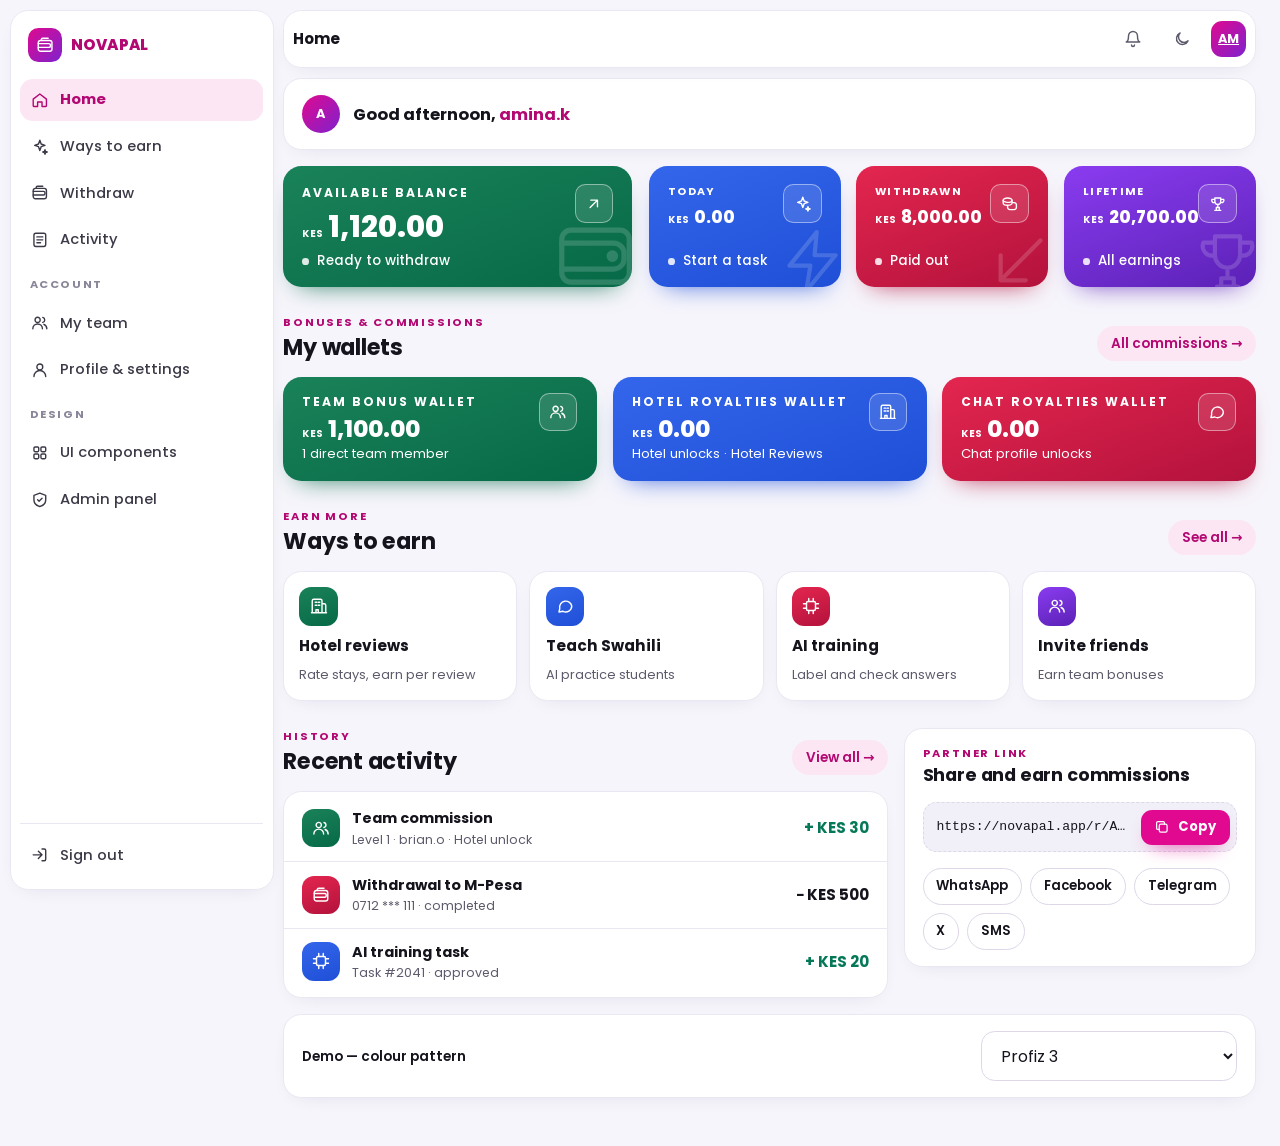
<file: assets/starter/index.html>
<!DOCTYPE html>
<html lang="en" data-pattern="profiz" data-kind="solid" data-ghost="outline">
<head>
<meta charset="utf-8">
<meta name="viewport" content="width=device-width, initial-scale=1, viewport-fit=cover">
<meta name="theme-color" content="#f6f5fb" media="(prefers-color-scheme: light)">
<meta name="theme-color" content="#0f0d16" media="(prefers-color-scheme: dark)">
<script src="sr-boot.js"></script>
<link rel="preconnect" href="https://fonts.googleapis.com"><link rel="preconnect" href="https://fonts.gstatic.com" crossorigin>
<link href="https://fonts.googleapis.com/css2?family=Poppins:wght@400;500;600;700;800&display=swap" rel="stylesheet">
<link rel="stylesheet" href="sunrise.css">
<script src="sunrise.js" defer></script>
<title>Dashboard — Sunrise starter</title>
<meta name="description" content="Member dashboard: balance, wallets, ways to earn, partner link, recent activity.">
</head>
<body class="sr-app" data-page="dashboard" data-title="Home">
<div class="sr-main">
<main class="sr-page">
  <section class="sr-greet"><span class="sr-avatar" aria-hidden="true">A</span><p class="sr-greet__hello">Good afternoon, <b>amina.k</b></p></section>

  <div class="sr-dash-top sr-grid">
    <article class="sr-balance pz-c">
      <p class="pz-label">Available balance</p>
      <p class="pz-value"><small>KES</small>1,120.00</p>
      <p class="pz-hint">Ready to withdraw</p>
      <a class="pz-btn" href="withdraw.html" aria-label="Withdraw"><svg class="sr-ic" aria-hidden="true"><use href="#i-arrow"/></svg></a>
    </article>
    <div class="sr-stats">
      <article class="sr-stat pz-c"><p class="pz-label">Today</p><p class="pz-value"><small>KES</small>0.00</p><p class="pz-hint">Start a task</p><span class="pz-btn" aria-hidden="true"><svg class="sr-ic" aria-hidden="true"><use href="#i-spark"/></svg></span></article>
      <article class="sr-stat pz-c"><p class="pz-label">Withdrawn</p><p class="pz-value"><small>KES</small>8,000.00</p><p class="pz-hint">Paid out</p><span class="pz-btn" aria-hidden="true"><svg class="sr-ic" aria-hidden="true"><use href="#i-coins"/></svg></span></article>
      <article class="sr-stat pz-c"><p class="pz-label">Lifetime</p><p class="pz-value"><small>KES</small>20,700.00</p><p class="pz-hint">All earnings</p><span class="pz-btn" aria-hidden="true"><svg class="sr-ic" aria-hidden="true"><use href="#i-trophy"/></svg></span></article>
    </div>
  </div>

  <div class="sr-sec"><div><p class="sr-eyebrow">Bonuses &amp; commissions</p><h2>My wallets</h2></div><a class="sr-pill-link" href="transactions.html">All commissions →</a></div>
  <div class="sr-wallets sr-grid sr-cycle">
    <article class="sr5-wcard pz-c"><p class="pz-label">Team bonus wallet</p><p class="pz-value"><small>KES</small>1,100.00</p><p class="pz-sub">1 direct team member</p><span class="pz-btn" aria-hidden="true"><svg class="sr-ic" aria-hidden="true"><use href="#i-users"/></svg></span></article>
    <article class="sr5-wcard pz-c"><p class="pz-label">Hotel royalties wallet</p><p class="pz-value"><small>KES</small>0.00</p><p class="pz-sub">Hotel unlocks · Hotel Reviews</p><span class="pz-btn" aria-hidden="true"><svg class="sr-ic" aria-hidden="true"><use href="#i-hotel"/></svg></span></article>
    <article class="sr5-wcard pz-c"><p class="pz-label">Chat royalties wallet</p><p class="pz-value"><small>KES</small>0.00</p><p class="pz-sub">Chat profile unlocks</p><span class="pz-btn" aria-hidden="true"><svg class="sr-ic" aria-hidden="true"><use href="#i-chat"/></svg></span></article>
  </div>

  <div class="sr-sec"><div><p class="sr-eyebrow">Earn more</p><h2>Ways to earn</h2></div><a class="sr-pill-link" href="tasks.html">See all →</a></div>
  <div class="sr-tiles sr-cycle">
    <a class="sr-tile" href="tasks.html"><span class="sr-glyph"><svg class="sr-ic" aria-hidden="true"><use href="#i-hotel"/></svg></span><b>Hotel reviews</b><span>Rate stays, earn per review</span></a>
    <a class="sr-tile" href="tasks.html"><span class="sr-glyph"><svg class="sr-ic" aria-hidden="true"><use href="#i-chat"/></svg></span><b>Teach Swahili</b><span>AI practice students</span></a>
    <a class="sr-tile" href="tasks.html"><span class="sr-glyph"><svg class="sr-ic" aria-hidden="true"><use href="#i-cpu"/></svg></span><b>AI training</b><span>Label and check answers</span></a>
    <a class="sr-tile" href="tasks.html"><span class="sr-glyph"><svg class="sr-ic" aria-hidden="true"><use href="#i-users"/></svg></span><b>Invite friends</b><span>Earn team bonuses</span></a>
  </div>

  <div class="sr-grid sr-lg-main-side" style="margin-top:.7rem" id="team">
    <section class="sr-stack">
      <div class="sr-sec" style="margin-top:0"><div><p class="sr-eyebrow">History</p><h2>Recent activity</h2></div><a class="sr-pill-link" href="transactions.html">View all →</a></div>
      <div class="sr-card sr-card--flush"><ul class="sr-list">
        <li class="sr-row"><span class="sr-glyph" style="--a:var(--c1a);--b:var(--c1b);--d:var(--c1d,#fff)"><svg class="sr-ic" aria-hidden="true"><use href="#i-users"/></svg></span><div class="sr-row__main"><b>Team commission</b><span class="sr-row__sub">Level 1 · brian.o · Hotel unlock</span></div><span class="sr-amt sr-amt--in">+ KES 30</span></li>
        <li class="sr-row"><span class="sr-glyph" style="--a:var(--c3a);--b:var(--c3b);--d:var(--c3d,#fff)"><svg class="sr-ic" aria-hidden="true"><use href="#i-wallet"/></svg></span><div class="sr-row__main"><b>Withdrawal to M-Pesa</b><span class="sr-row__sub">0712 *** 111 · completed</span></div><span class="sr-amt">− KES 500</span></li>
        <li class="sr-row"><span class="sr-glyph" style="--a:var(--c2a);--b:var(--c2b);--d:var(--c2d,#fff)"><svg class="sr-ic" aria-hidden="true"><use href="#i-cpu"/></svg></span><div class="sr-row__main"><b>AI training task</b><span class="sr-row__sub">Task #2041 · approved</span></div><span class="sr-amt sr-amt--in">+ KES 20</span></li>
      </ul></div>
    </section>
    <section class="sr-card sr-stack" aria-labelledby="pl">
      <div><p class="sr-eyebrow">Partner link</p><h2 id="pl" style="font-size:1.1rem">Share and earn commissions</h2></div>
      <div class="sr-copy"><code id="ref">https://novapal.app/r/AMINA</code><button class="sr-btn sr-btn--sm" type="button" data-copy-from="#ref" data-copy><svg class="sr-ic" aria-hidden="true"><use href="#i-copy"/></svg>Copy</button></div>
      <div class="sr5-share"><a href="#">WhatsApp</a><a href="#">Facebook</a><a href="#">Telegram</a><a href="#">X</a><a href="#">SMS</a></div>
    </section>
  </div>

  <section class="sr-card sr-row-wrap" aria-label="Demo controls" style="justify-content:space-between">
    <label class="sr-label" for="pat">Demo — colour pattern</label>
    <select class="sr-select" id="pat" data-pattern-select style="max-width:16rem"><option value="profiz">Profiz 3</option><option value="tropic">Tropical Pop</option><option value="jewel">Royal Jewel</option><option value="pastel">Pastel Cream</option><option value="sunset">Sunset Ramp</option><option value="neon">Neon Ocean</option></select>
  </section>
</main>
</div>
</body>
</html>
</file>
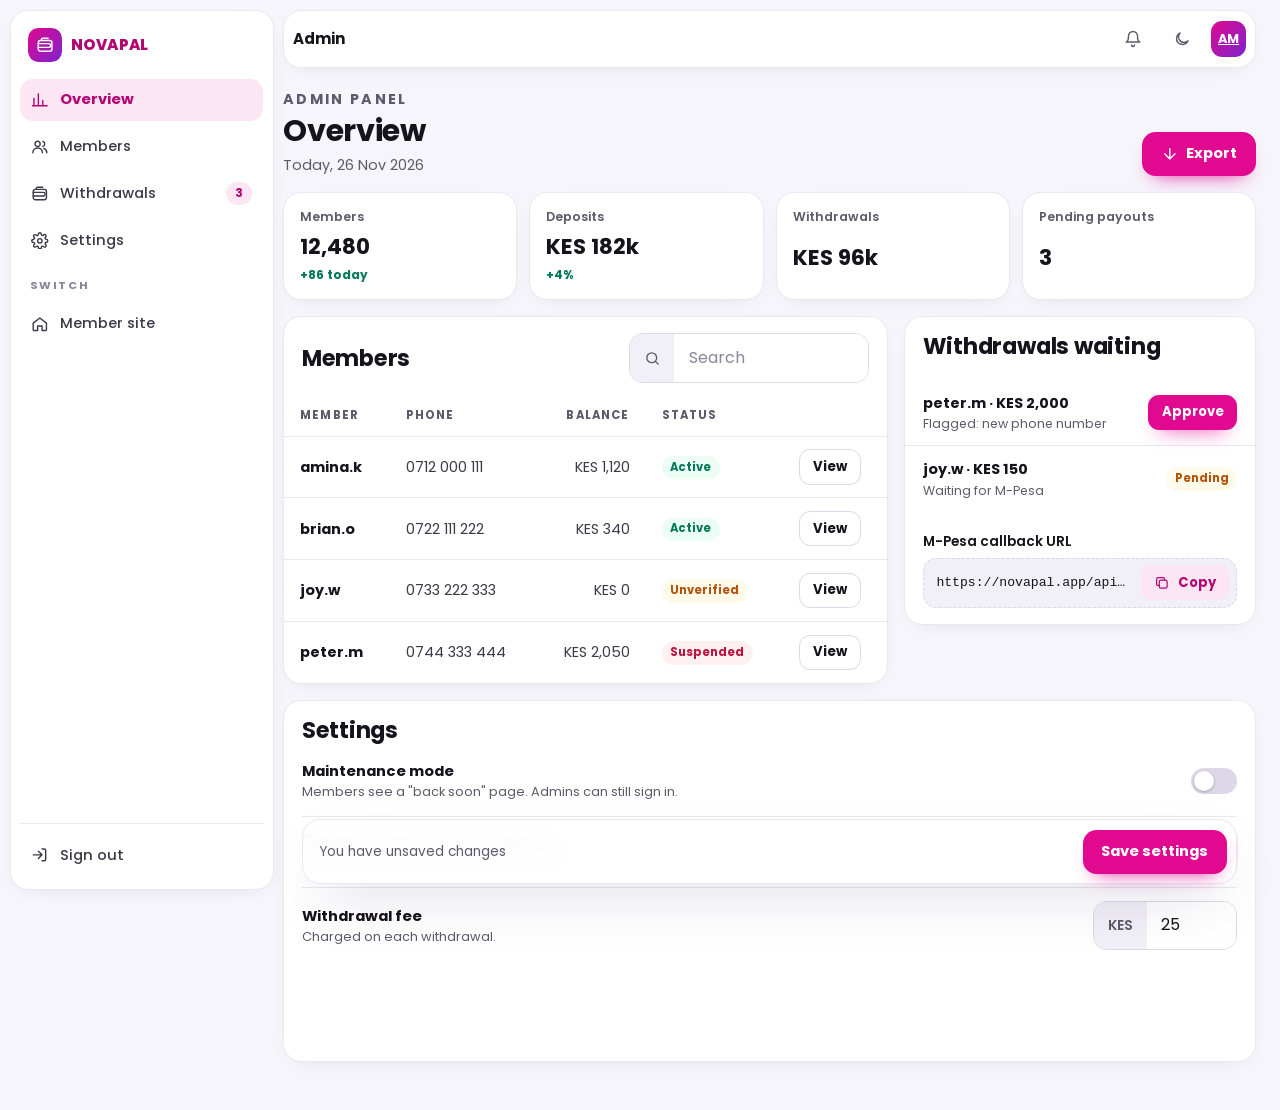
<file: assets/starter/admin.html>
<!DOCTYPE html>
<html lang="en" data-pattern="profiz" data-kind="solid" data-ghost="outline">
<head>
<meta charset="utf-8">
<meta name="viewport" content="width=device-width, initial-scale=1, viewport-fit=cover">
<meta name="theme-color" content="#f6f5fb" media="(prefers-color-scheme: light)">
<meta name="theme-color" content="#0f0d16" media="(prefers-color-scheme: dark)">
<script src="sr-boot.js"></script>
<link rel="preconnect" href="https://fonts.googleapis.com"><link rel="preconnect" href="https://fonts.gstatic.com" crossorigin>
<link href="https://fonts.googleapis.com/css2?family=Poppins:wght@400;500;600;700;800&display=swap" rel="stylesheet">
<link rel="stylesheet" href="sunrise.css">
<script src="sunrise.js" defer></script>
<title>Admin — Sunrise starter</title>
<meta name="description" content="Admin overview: members, withdrawals, settings.">
</head>
<body class="sr-app" data-page="admin" data-nav="admin" data-title="Admin">
<div class="sr-main">
<main class="sr-page">

  <div class="sr-pagehead"><div><p class="sr-eyebrow">Admin panel</p><h1>Overview</h1><p>Today, 26 Nov 2026</p></div><button class="sr-btn" type="button" data-toast="Report exported"><svg class="sr-ic" aria-hidden="true"><use href="#i-down"/></svg>Export</button></div>
  <div class="sr-kpis"><div class="sr-kpi"><span>Members</span><b>12,480</b><small>+86 today</small></div><div class="sr-kpi"><span>Deposits</span><b>KES 182k</b><small>+4%</small></div>
    <div class="sr-kpi"><span>Withdrawals</span><b>KES 96k</b></div><div class="sr-kpi"><span>Pending payouts</span><b>3</b></div></div>
  <div class="sr-grid sr-lg-main-side">
    <section class="sr-card sr-card--flush" id="members"><div class="sr-card__head" style="padding:1rem 1.1rem 0"><h2>Members</h2><div class="sr-inputgroup" style="max-width:15rem"><span class="sr-inputgroup__addon"><svg class="sr-ic" aria-hidden="true"><use href="#i-search"/></svg></span><input class="sr-input" type="search" placeholder="Search" aria-label="Search members" style="min-height:2.5rem"></div></div>
      <table class="sr-table sr-table--stack"><caption class="sr-only">Members</caption><thead><tr><th>Member</th><th>Phone</th><th class="num">Balance</th><th>Status</th><th><span class="sr-only">Action</span></th></tr></thead><tbody><tr><td class="sr-td-main" data-label="Member"><b style="color:var(--heading)">amina.k</b></td><td data-label="Phone">0712 000 111</td><td class="num" data-label="Balance">KES 1,120</td><td data-label="Status"><span class="sr-badge sr-badge--ok">Active</span></td><td data-label="Action"><button class="sr-btn sr-btn--ghost sr-btn--sm" type="button" data-toast="Opened amina.k">View</button></td></tr><tr><td class="sr-td-main" data-label="Member"><b style="color:var(--heading)">brian.o</b></td><td data-label="Phone">0722 111 222</td><td class="num" data-label="Balance">KES 340</td><td data-label="Status"><span class="sr-badge sr-badge--ok">Active</span></td><td data-label="Action"><button class="sr-btn sr-btn--ghost sr-btn--sm" type="button" data-toast="Opened brian.o">View</button></td></tr><tr><td class="sr-td-main" data-label="Member"><b style="color:var(--heading)">joy.w</b></td><td data-label="Phone">0733 222 333</td><td class="num" data-label="Balance">KES 0</td><td data-label="Status"><span class="sr-badge sr-badge--warn">Unverified</span></td><td data-label="Action"><button class="sr-btn sr-btn--ghost sr-btn--sm" type="button" data-toast="Opened joy.w">View</button></td></tr><tr><td class="sr-td-main" data-label="Member"><b style="color:var(--heading)">peter.m</b></td><td data-label="Phone">0744 333 444</td><td class="num" data-label="Balance">KES 2,050</td><td data-label="Status"><span class="sr-badge sr-badge--bad">Suspended</span></td><td data-label="Action"><button class="sr-btn sr-btn--ghost sr-btn--sm" type="button" data-toast="Opened peter.m">View</button></td></tr></tbody></table></section>
    <section class="sr-card sr-stack" id="withdrawals"><h2>Withdrawals waiting</h2>
      <ul class="sr-list sr-bleed"><li class="sr-row"><div class="sr-row__main"><b>peter.m · KES 2,000</b><span class="sr-row__sub">Flagged: new phone number</span></div><button class="sr-btn sr-btn--sm" data-toast="Approved">Approve</button></li>
      <li class="sr-row"><div class="sr-row__main"><b>joy.w · KES 150</b><span class="sr-row__sub">Waiting for M-Pesa</span></div><span class="sr-badge sr-badge--warn">Pending</span></li></ul>
      <div class="sr-field"><span class="sr-label">M-Pesa callback URL</span><div class="sr-copy"><code id="cb">https://novapal.app/api/mpesa/callback</code><button class="sr-btn sr-btn--soft sr-btn--sm" type="button" data-copy-from="#cb" data-copy><svg class="sr-ic" aria-hidden="true"><use href="#i-copy"/></svg>Copy</button></div></div></section>
  </div>
  <form class="sr-card sr-stack" id="settings" onsubmit="event.preventDefault();SR.toast('Settings saved')"><h2>Settings</h2>
    <div><div class="sr-setting"><div><b>Maintenance mode</b><p>Members see a "back soon" page. Admins can still sign in.</p></div><label class="sr-switch"><input type="checkbox"><span class="sr-switch__track"></span><span class="sr-only">Maintenance mode</span></label></div>
    <div class="sr-setting"><div><b>"I agree to the terms" on sign-up</b><p>Show the checkbox on the register page.</p></div><label class="sr-switch"><input type="checkbox" checked><span class="sr-switch__track"></span><span class="sr-only">Terms checkbox</span></label></div>
    <div class="sr-setting"><div><b>Withdrawal fee</b><p>Charged on each withdrawal.</p></div><div class="sr-inputgroup" style="max-width:9rem"><span class="sr-inputgroup__addon">KES</span><input class="sr-input" value="25" inputmode="numeric" aria-label="Withdrawal fee" style="min-height:2.5rem"></div></div></div>
    <div class="sr-savebar"><p>You have unsaved changes</p><button class="sr-btn" type="submit">Save settings</button></div>
  </form>
</main>
</div>
</body>
</html>
</file>
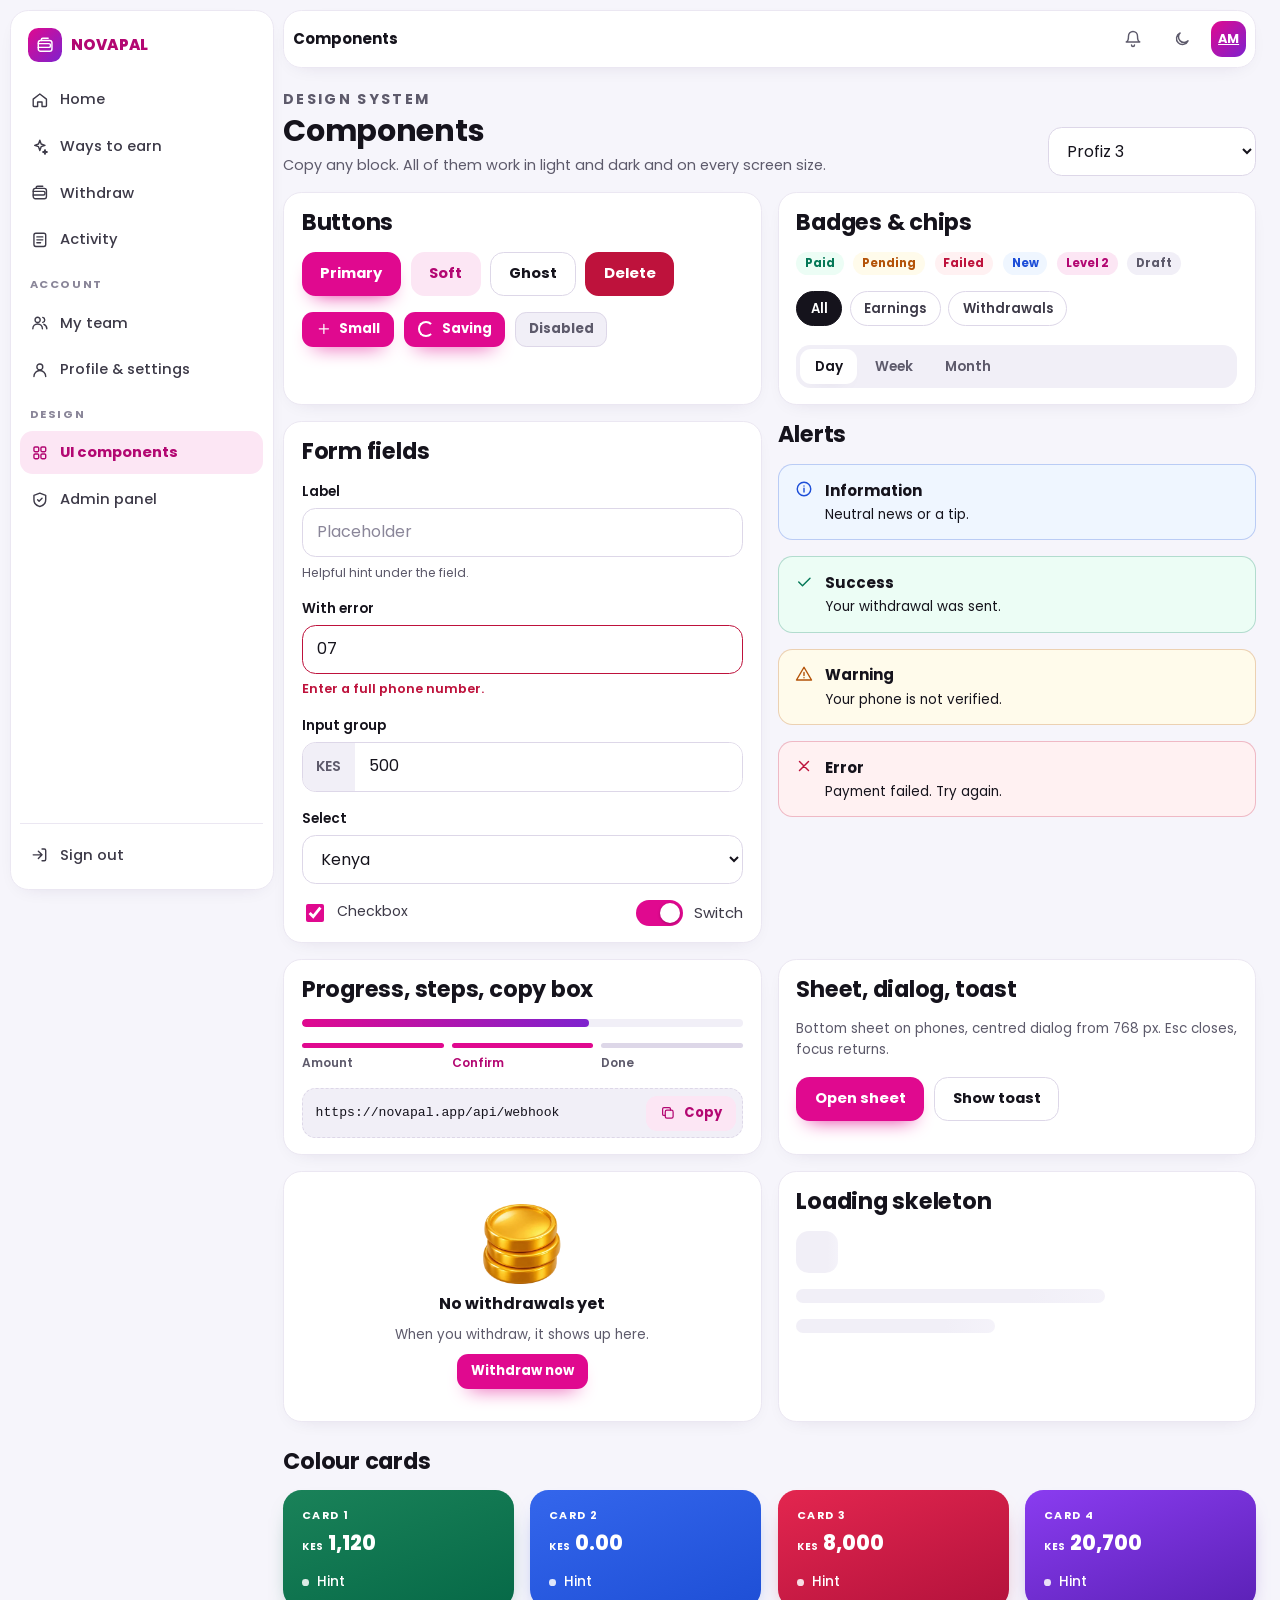
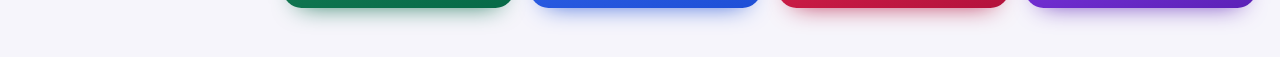
<file: assets/starter/components.html>
<!DOCTYPE html>
<html lang="en" data-pattern="profiz" data-kind="solid" data-ghost="outline">
<head>
<meta charset="utf-8">
<meta name="viewport" content="width=device-width, initial-scale=1, viewport-fit=cover">
<meta name="theme-color" content="#f6f5fb" media="(prefers-color-scheme: light)">
<meta name="theme-color" content="#0f0d16" media="(prefers-color-scheme: dark)">
<script src="sr-boot.js"></script>
<link rel="preconnect" href="https://fonts.googleapis.com"><link rel="preconnect" href="https://fonts.gstatic.com" crossorigin>
<link href="https://fonts.googleapis.com/css2?family=Poppins:wght@400;500;600;700;800&display=swap" rel="stylesheet">
<link rel="stylesheet" href="sunrise.css">
<script src="sunrise.js" defer></script>
<title>Components — Sunrise starter</title>
<meta name="description" content="Every Sunrise UI component in one place.">
</head>
<body class="sr-app" data-page="components" data-title="Components">
<div class="sr-main">
<main class="sr-page">

  <div class="sr-pagehead"><div><p class="sr-eyebrow">Design system</p><h1>Components</h1><p>Copy any block. All of them work in light and dark and on every screen size.</p></div>
    <select class="sr-select" data-pattern-select aria-label="Colour pattern" style="max-width:13rem"><option value="profiz">Profiz 3</option><option value="tropic">Tropical Pop</option><option value="jewel">Royal Jewel</option><option value="pastel">Pastel Cream</option><option value="sunset">Sunset Ramp</option><option value="neon">Neon Ocean</option></select></div>
  <div class="sr-grid sr-lg-2">
    <section class="sr-card sr-stack"><h2>Buttons</h2>
      <div class="sr-row-wrap"><button class="sr-btn">Primary</button><button class="sr-btn sr-btn--soft">Soft</button><button class="sr-btn sr-btn--ghost">Ghost</button><button class="sr-btn sr-btn--danger">Delete</button></div>
      <div class="sr-row-wrap"><button class="sr-btn sr-btn--sm"><svg class="sr-ic" aria-hidden="true"><use href="#i-plus"/></svg>Small</button><button class="sr-btn sr-btn--sm" aria-busy="true">Saving</button><button class="sr-btn sr-btn--sm" disabled>Disabled</button></div></section>
    <section class="sr-card sr-stack"><h2>Badges &amp; chips</h2>
      <div class="sr-row-wrap"><span class="sr-badge sr-badge--ok">Paid</span><span class="sr-badge sr-badge--warn">Pending</span><span class="sr-badge sr-badge--bad">Failed</span><span class="sr-badge sr-badge--info">New</span><span class="sr-badge sr-badge--brand">Level 2</span><span class="sr-badge">Draft</span></div>
      <div class="sr-chips" role="group" aria-label="Chips"><button class="sr-chip" aria-pressed="true">All</button><button class="sr-chip" aria-pressed="false">Earnings</button><button class="sr-chip" aria-pressed="false">Withdrawals</button></div>
      <div class="sr-seg" role="group" aria-label="Segmented"><button aria-pressed="true">Day</button><button aria-pressed="false">Week</button><button aria-pressed="false">Month</button></div></section>
    <section class="sr-card sr-stack"><h2>Form fields</h2>
      <div class="sr-field"><label class="sr-label" for="c1">Label</label><input class="sr-input" id="c1" placeholder="Placeholder"><span class="sr-help">Helpful hint under the field.</span></div>
      <div class="sr-field is-invalid"><label class="sr-label" for="c2">With error</label><input class="sr-input" id="c2" value="07" aria-invalid="true" aria-describedby="c2e"><span class="sr-error" id="c2e">Enter a full phone number.</span></div>
      <div class="sr-field"><label class="sr-label" for="c3">Input group</label><div class="sr-inputgroup"><span class="sr-inputgroup__addon">KES</span><input class="sr-input" id="c3" value="500" inputmode="numeric"></div></div>
      <div class="sr-field"><label class="sr-label" for="c4">Select</label><select class="sr-select" id="c4"><option>Kenya</option><option>Uganda</option></select></div>
      <div class="sr-row-wrap" style="justify-content:space-between"><label class="sr-check"><input type="checkbox" checked> Checkbox</label><label class="sr-switch"><input type="checkbox" checked><span class="sr-switch__track"></span>Switch</label></div></section>
    <section class="sr-stack"><h2>Alerts</h2>
      <div class="sr-alert"><span><svg class="sr-ic" aria-hidden="true"><use href="#i-info"/></svg></span><div><b>Information</b><span class="sr-small">Neutral news or a tip.</span></div></div>
      <div class="sr-alert sr-alert--ok"><span><svg class="sr-ic" aria-hidden="true"><use href="#i-check"/></svg></span><div><b>Success</b><span class="sr-small">Your withdrawal was sent.</span></div></div>
      <div class="sr-alert sr-alert--warn"><span><svg class="sr-ic" aria-hidden="true"><use href="#i-warn"/></svg></span><div><b>Warning</b><span class="sr-small">Your phone is not verified.</span></div></div>
      <div class="sr-alert sr-alert--bad"><span><svg class="sr-ic" aria-hidden="true"><use href="#i-x"/></svg></span><div><b>Error</b><span class="sr-small">Payment failed. Try again.</span></div></div></section>
    <section class="sr-card sr-stack"><h2>Progress, steps, copy box</h2>
      <div class="sr-progress" role="progressbar" aria-valuenow="65" aria-valuemin="0" aria-valuemax="100"><span style="width:65%"></span></div>
      <ol class="sr-steps"><li class="is-done">Amount</li><li class="is-now">Confirm</li><li>Done</li></ol>
      <div class="sr-copy"><code id="wh">https://novapal.app/api/webhook</code><button class="sr-btn sr-btn--soft sr-btn--sm" type="button" data-copy-from="#wh" data-copy><svg class="sr-ic" aria-hidden="true"><use href="#i-copy"/></svg>Copy</button></div></section>
    <section class="sr-card sr-stack"><h2>Sheet, dialog, toast</h2><p class="sr-muted sr-small">Bottom sheet on phones, centred dialog from 768&nbsp;px. Esc closes, focus returns.</p>
      <div class="sr-row-wrap"><button class="sr-btn" type="button" data-sheet-open="demo">Open sheet</button><button class="sr-btn sr-btn--ghost" type="button" data-toast="Saved!">Show toast</button></div></section>
    <section class="sr-card sr-card--flush"><div class="sr-empty"><img src="i3d/coins.webp" alt="" width="80" height="80"><b>No withdrawals yet</b><span class="sr-small">When you withdraw, it shows up here.</span><a class="sr-btn sr-btn--sm" href="withdraw.html">Withdraw now</a></div></section>
    <section class="sr-card sr-stack" aria-label="Loading"><h2>Loading skeleton</h2><div class="sr-skel" style="height:2.6rem;width:2.6rem;border-radius:.8rem"></div><div class="sr-skel" style="width:70%"></div><div class="sr-skel" style="width:45%"></div></section>
  </div>
  <h2 style="margin-top:.6rem">Colour cards</h2>
  <div class="sr-auto sr-cycle" style="--min:14rem">
    <article class="pz-c no-ghost"><p class="pz-label">Card 1</p><p class="pz-value"><small>KES</small>1,120</p><p class="pz-hint">Hint</p></article>
    <article class="pz-c no-ghost"><p class="pz-label">Card 2</p><p class="pz-value"><small>KES</small>0.00</p><p class="pz-hint">Hint</p></article>
    <article class="pz-c no-ghost"><p class="pz-label">Card 3</p><p class="pz-value"><small>KES</small>8,000</p><p class="pz-hint">Hint</p></article>
    <article class="pz-c no-ghost"><p class="pz-label">Card 4</p><p class="pz-value"><small>KES</small>20,700</p><p class="pz-hint">Hint</p></article></div>
  <div class="sr-sheet" id="demo" role="dialog" aria-modal="true" aria-labelledby="dt" aria-hidden="true"><div class="sr-sheet__panel sr-stack"><div class="sr-sheet__grip"></div>
    <h2 id="dt">Unlock this hotel?</h2><p class="sr-muted">Unlocking costs KES 50 from your balance. You can then review it and earn KES 15.</p>
    <div class="sr-grid sr-md-2"><button class="sr-btn sr-btn--ghost" type="button" data-sheet-close>Not now</button><button class="sr-btn" type="button" data-sheet-close data-toast="Unlocked">Unlock for KES 50</button></div></div></div>
</main>
</div>
</body>
</html>
</file>
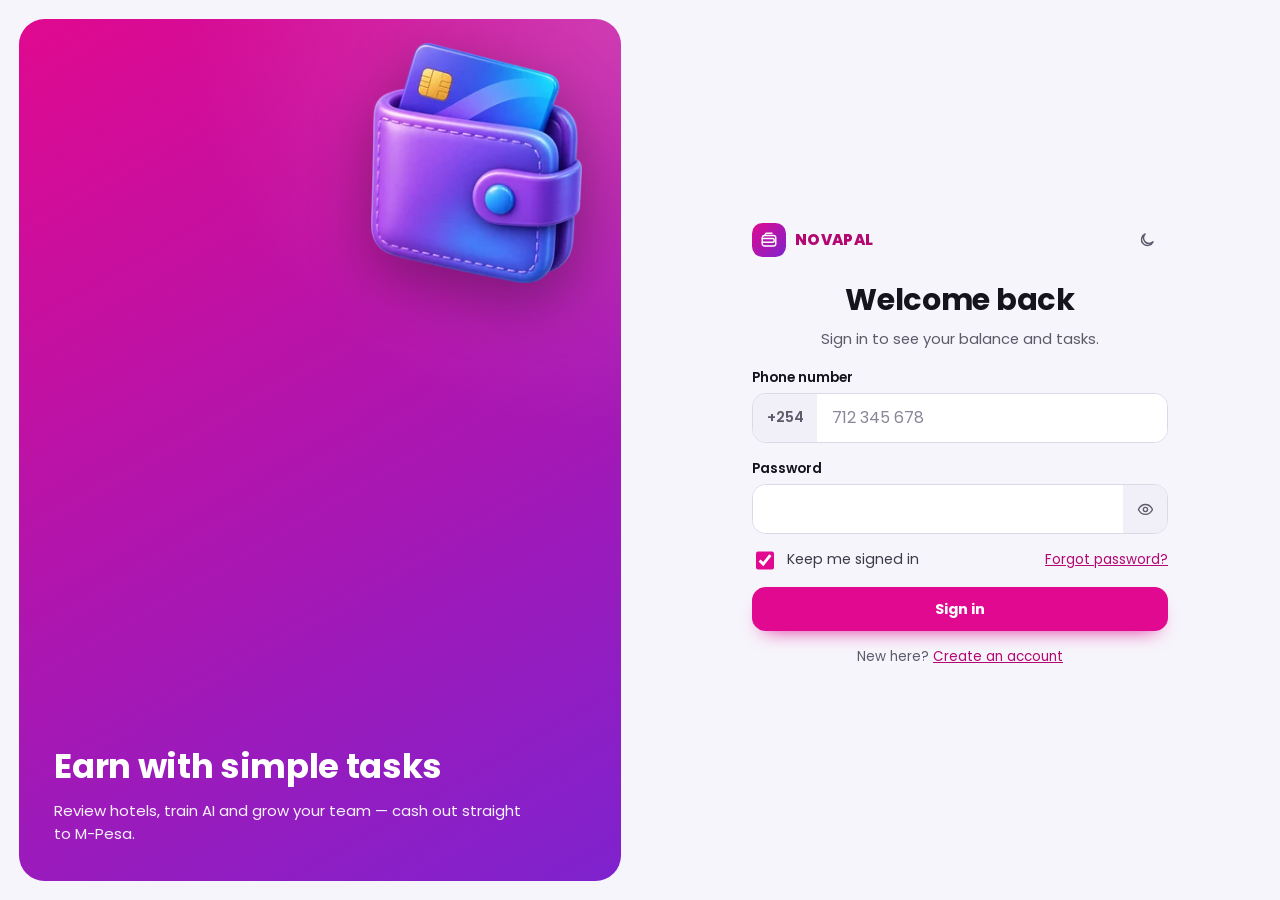
<file: assets/starter/login.html>
<!DOCTYPE html>
<html lang="en" data-pattern="profiz" data-kind="solid" data-ghost="outline">
<head>
<meta charset="utf-8">
<meta name="viewport" content="width=device-width, initial-scale=1, viewport-fit=cover">
<meta name="theme-color" content="#f6f5fb" media="(prefers-color-scheme: light)">
<meta name="theme-color" content="#0f0d16" media="(prefers-color-scheme: dark)">
<script src="sr-boot.js"></script>
<link rel="preconnect" href="https://fonts.googleapis.com"><link rel="preconnect" href="https://fonts.gstatic.com" crossorigin>
<link href="https://fonts.googleapis.com/css2?family=Poppins:wght@400;500;600;700;800&display=swap" rel="stylesheet">
<link rel="stylesheet" href="sunrise.css">
<script src="sunrise.js" defer></script>
<title>Sign in — Sunrise starter</title>
<meta name="description" content="Sign in to see your balance and tasks.">
</head>
<body class="sr-authpage" >
<div class="sr-auth">
  <aside class="sr-auth__aside" aria-hidden="true">
    <img src="i3d/wallet.webp" alt="" width="240" height="240">
    <h2>Earn with simple tasks</h2><p>Review hotels, train AI and grow your team — cash out straight to M-Pesa.</p>
  </aside>
  <main class="sr-auth__main">
    <div class="sr-auth__card">
      <div class="sr-auth__brand"><span class="sr-logo"><svg class="sr-ic" viewBox="0 0 24 24"><rect x="3" y="6" width="18" height="14" rx="3"/><path d="M3 10h14a2 2 0 0 1 2 2v1a2 2 0 0 1-2 2H3M7 6V5a2 2 0 0 1 2-2h7"/></svg></span><b class="sr-brand">NOVAPAL</b>
        <button class="sr-iconbtn" type="button" data-mode-toggle aria-label="Switch light or dark mode" style="margin-left:auto"><svg class="sr-ic" viewBox="0 0 24 24"><path d="M20 14.5A8 8 0 1 1 9.5 4a6.5 6.5 0 0 0 10.5 10.5z"/></svg></button></div>
      <h1>Welcome back</h1>
      <p class="sr-lead">Sign in to see your balance and tasks.</p>
      <form action="index.html">
      <div class="sr-field"><label class="sr-label" for="phone">Phone number</label>
        <div class="sr-inputgroup"><span class="sr-inputgroup__addon">+254</span><input class="sr-input" id="phone" name="phone" type="tel" inputmode="tel" autocomplete="tel-national" placeholder="712 345 678" required></div></div>
      <div class="sr-field"><label class="sr-label" for="password">Password</label>
        <div class="sr-inputgroup"><input class="sr-input" id="password" name="password" type="password" autocomplete="current-password" required minlength="6">
        <button class="sr-inputgroup__addon" type="button" data-pass-toggle aria-label="Show password" aria-pressed="false"><svg class="sr-ic" viewBox="0 0 24 24"><path d="M2 12s3.5-7 10-7 10 7 10 7-3.5 7-10 7S2 12 2 12z"/><circle cx="12" cy="12" r="3"/></svg></button></div></div>
      <div class="sr-row-wrap" style="justify-content:space-between"><label class="sr-check"><input type="checkbox" checked> Keep me signed in</label><a class="sr-small" href="#">Forgot password?</a></div>
      <button class="sr-btn sr-btn--block" type="submit">Sign in</button>
    </form>
      <p class="sr-small sr-muted" style="text-align:center">New here? <a href="register.html">Create an account</a></p>
    </div>
  </main>
</div>
<div class="sr-toasts" aria-live="polite"></div>
</body>
</html>
</file>
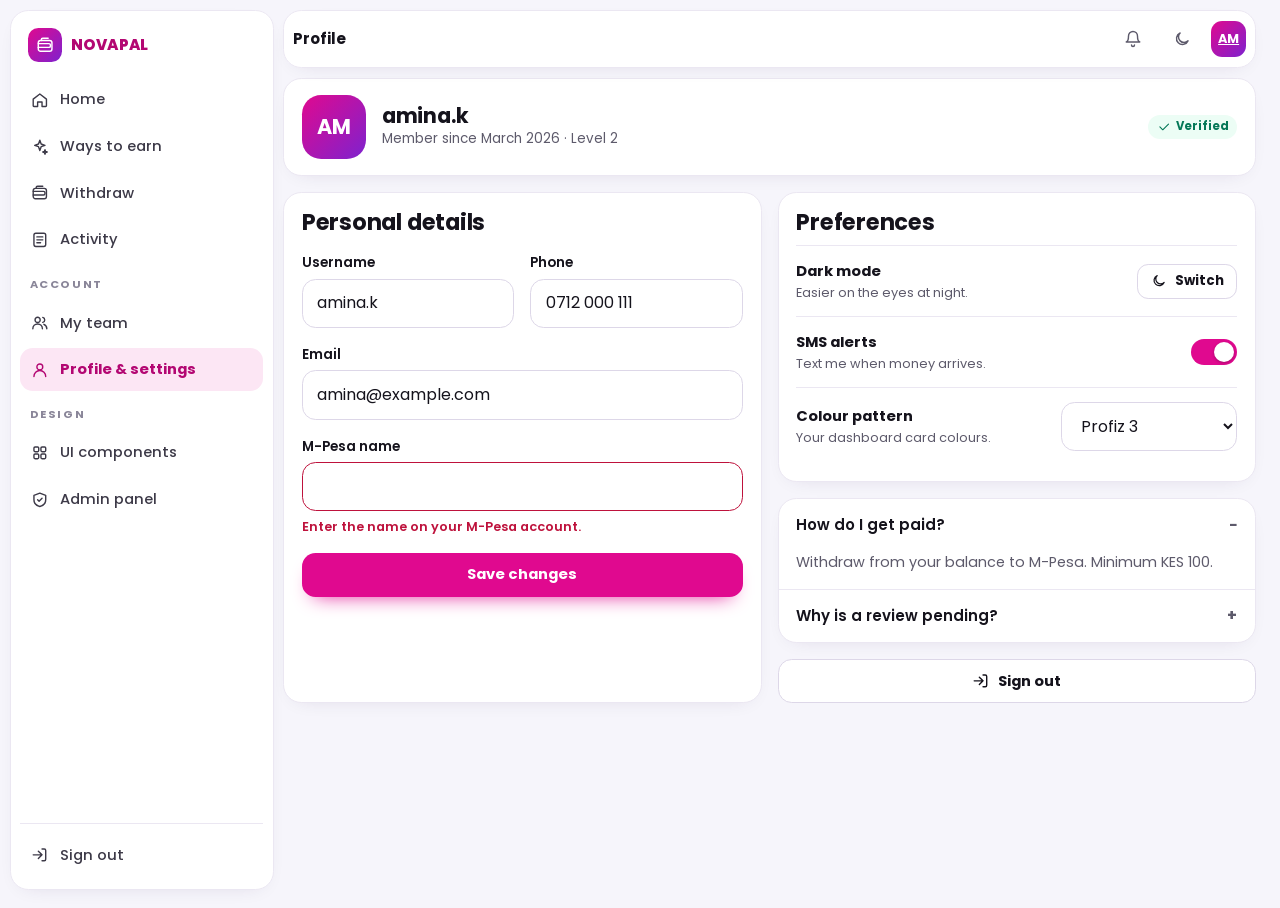
<file: assets/starter/profile.html>
<!DOCTYPE html>
<html lang="en" data-pattern="profiz" data-kind="solid" data-ghost="outline">
<head>
<meta charset="utf-8">
<meta name="viewport" content="width=device-width, initial-scale=1, viewport-fit=cover">
<meta name="theme-color" content="#f6f5fb" media="(prefers-color-scheme: light)">
<meta name="theme-color" content="#0f0d16" media="(prefers-color-scheme: dark)">
<script src="sr-boot.js"></script>
<link rel="preconnect" href="https://fonts.googleapis.com"><link rel="preconnect" href="https://fonts.gstatic.com" crossorigin>
<link href="https://fonts.googleapis.com/css2?family=Poppins:wght@400;500;600;700;800&display=swap" rel="stylesheet">
<link rel="stylesheet" href="sunrise.css">
<script src="sunrise.js" defer></script>
<title>Profile — Sunrise starter</title>
<meta name="description" content="Your account and settings.">
</head>
<body class="sr-app" data-page="profile" data-title="Profile">
<div class="sr-main">
<main class="sr-page">

  <section class="sr-card sr-profilehead"><span class="sr-avatar" aria-hidden="true">AM</span><div style="flex:1;min-width:10rem"><h1 style="font-size:1.3rem">amina.k</h1><p class="sr-muted sr-small">Member since March 2026 · Level 2</p></div><span class="sr-badge sr-badge--ok"><svg class="sr-ic" aria-hidden="true"><use href="#i-check"/></svg>Verified</span></section>
  <div class="sr-grid sr-lg-2">
    <form class="sr-card sr-stack" onsubmit="event.preventDefault();SR.toast('Profile saved')"><h2>Personal details</h2>
      <div class="sr-grid sr-md-2"><div class="sr-field"><label class="sr-label" for="u">Username</label><input class="sr-input" id="u" value="amina.k"></div>
      <div class="sr-field"><label class="sr-label" for="ph">Phone</label><input class="sr-input" id="ph" value="0712 000 111" inputmode="tel"></div></div>
      <div class="sr-field"><label class="sr-label" for="em">Email</label><input class="sr-input" id="em" type="email" value="amina@example.com"></div>
      <div class="sr-field is-invalid"><label class="sr-label" for="mp2">M-Pesa name</label><input class="sr-input" id="mp2" value="" aria-invalid="true" aria-describedby="mp2e"><span class="sr-error" id="mp2e">Enter the name on your M-Pesa account.</span></div>
      <button class="sr-btn" type="submit">Save changes</button></form>
    <div class="sr-stack">
      <section class="sr-card"><h2 style="margin-bottom:.6rem">Preferences</h2>
        <div class="sr-setting"><div><b>Dark mode</b><p>Easier on the eyes at night.</p></div><button class="sr-btn sr-btn--ghost sr-btn--sm" type="button" data-mode-toggle><svg class="sr-ic" aria-hidden="true"><use href="#i-moon"/></svg>Switch</button></div>
        <div class="sr-setting"><div><b>SMS alerts</b><p>Text me when money arrives.</p></div><label class="sr-switch"><input type="checkbox" checked><span class="sr-switch__track"></span><span class="sr-only">SMS alerts</span></label></div>
        <div class="sr-setting"><div><b>Colour pattern</b><p>Your dashboard card colours.</p></div><select class="sr-select" data-pattern-select aria-label="Colour pattern" style="max-width:11rem;min-height:2.5rem"><option value="profiz">Profiz 3</option><option value="tropic">Tropical Pop</option><option value="jewel">Royal Jewel</option><option value="pastel">Pastel Cream</option><option value="sunset">Sunset Ramp</option><option value="neon">Neon Ocean</option></select></div></section>
      <section class="sr-card sr-card--flush sr-acc"><details open><summary>How do I get paid?</summary><div>Withdraw from your balance to M-Pesa. Minimum KES 100.</div></details><details><summary>Why is a review pending?</summary><div>Reviews are checked within 24 hours.</div></details></section>
      <a class="sr-btn sr-btn--ghost" href="login.html"><svg class="sr-ic" aria-hidden="true"><use href="#i-logout"/></svg>Sign out</a>
    </div>
  </div>
</main>
</div>
</body>
</html>
</file>
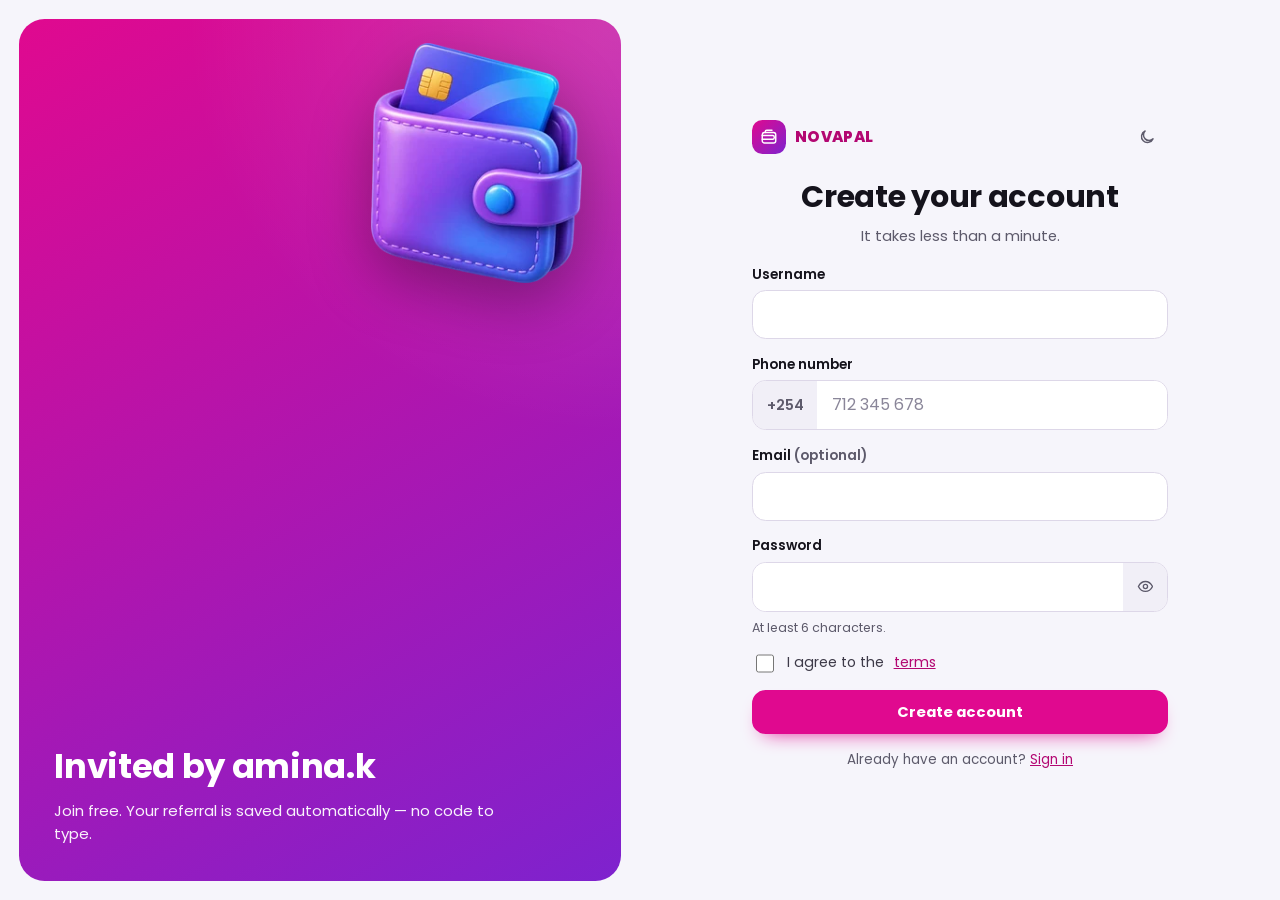
<file: assets/starter/register.html>
<!DOCTYPE html>
<html lang="en" data-pattern="profiz" data-kind="solid" data-ghost="outline">
<head>
<meta charset="utf-8">
<meta name="viewport" content="width=device-width, initial-scale=1, viewport-fit=cover">
<meta name="theme-color" content="#f6f5fb" media="(prefers-color-scheme: light)">
<meta name="theme-color" content="#0f0d16" media="(prefers-color-scheme: dark)">
<script src="sr-boot.js"></script>
<link rel="preconnect" href="https://fonts.googleapis.com"><link rel="preconnect" href="https://fonts.gstatic.com" crossorigin>
<link href="https://fonts.googleapis.com/css2?family=Poppins:wght@400;500;600;700;800&display=swap" rel="stylesheet">
<link rel="stylesheet" href="sunrise.css">
<script src="sunrise.js" defer></script>
<title>Create account — Sunrise starter</title>
<meta name="description" content="It takes less than a minute.">
</head>
<body class="sr-authpage" >
<div class="sr-auth">
  <aside class="sr-auth__aside" aria-hidden="true">
    <img src="i3d/wallet.webp" alt="" width="240" height="240">
    <h2>Invited by amina.k</h2><p>Join free. Your referral is saved automatically — no code to type.</p>
  </aside>
  <main class="sr-auth__main">
    <div class="sr-auth__card">
      <div class="sr-auth__brand"><span class="sr-logo"><svg class="sr-ic" viewBox="0 0 24 24"><rect x="3" y="6" width="18" height="14" rx="3"/><path d="M3 10h14a2 2 0 0 1 2 2v1a2 2 0 0 1-2 2H3M7 6V5a2 2 0 0 1 2-2h7"/></svg></span><b class="sr-brand">NOVAPAL</b>
        <button class="sr-iconbtn" type="button" data-mode-toggle aria-label="Switch light or dark mode" style="margin-left:auto"><svg class="sr-ic" viewBox="0 0 24 24"><path d="M20 14.5A8 8 0 1 1 9.5 4a6.5 6.5 0 0 0 10.5 10.5z"/></svg></button></div>
      <h1>Create your account</h1>
      <p class="sr-lead">It takes less than a minute.</p>
      <form action="index.html">
      <div class="sr-field"><label class="sr-label" for="name">Username</label><input class="sr-input" id="name" name="username" autocomplete="username" required></div>
      <div class="sr-field"><label class="sr-label" for="phone">Phone number</label>
        <div class="sr-inputgroup"><span class="sr-inputgroup__addon">+254</span><input class="sr-input" id="phone" name="phone" type="tel" inputmode="tel" autocomplete="tel-national" placeholder="712 345 678" required></div></div>
      <div class="sr-field"><label class="sr-label" for="email">Email <span class="sr-muted">(optional)</span></label><input class="sr-input" id="email" name="email" type="email" autocomplete="email"></div>
      <div class="sr-field"><label class="sr-label" for="password">Password</label>
        <div class="sr-inputgroup"><input class="sr-input" id="password" name="password" type="password" autocomplete="new-password" required minlength="6">
        <button class="sr-inputgroup__addon" type="button" data-pass-toggle aria-label="Show password" aria-pressed="false"><svg class="sr-ic" viewBox="0 0 24 24"><path d="M2 12s3.5-7 10-7 10 7 10 7-3.5 7-10 7S2 12 2 12z"/><circle cx="12" cy="12" r="3"/></svg></button></div></div>
      <p class="sr-help" style="margin-top:-.5rem">At least 6 characters.</p>
      <input type="hidden" name="ref" value="AMINA">
      <label class="sr-check"><input type="checkbox" required> I agree to the <a href="#">terms</a></label>
      <button class="sr-btn sr-btn--block" type="submit">Create account</button>
    </form>
      <p class="sr-small sr-muted" style="text-align:center">Already have an account? <a href="login.html">Sign in</a></p>
    </div>
  </main>
</div>
<div class="sr-toasts" aria-live="polite"></div>
</body>
</html>
</file>
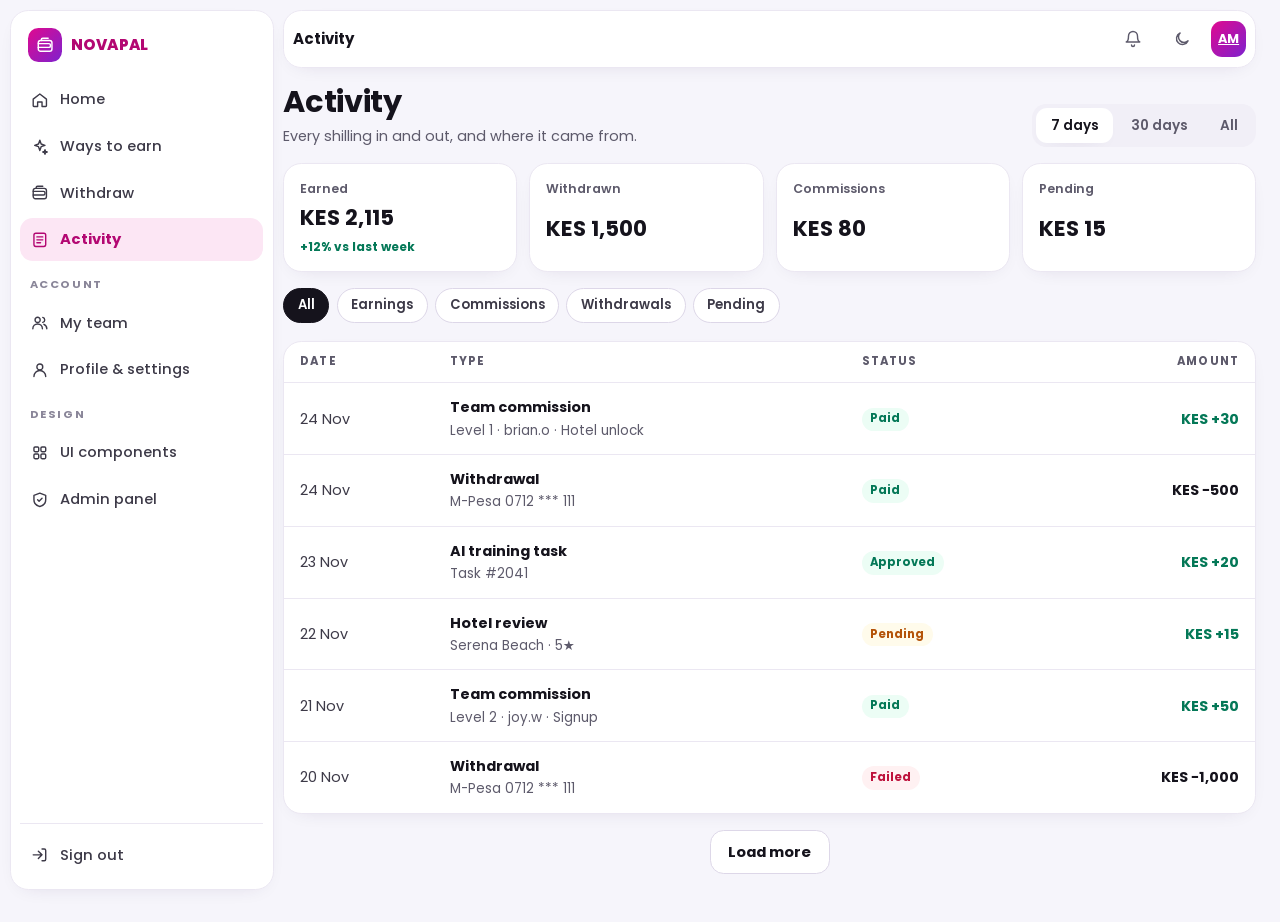
<file: assets/starter/transactions.html>
<!DOCTYPE html>
<html lang="en" data-pattern="profiz" data-kind="solid" data-ghost="outline">
<head>
<meta charset="utf-8">
<meta name="viewport" content="width=device-width, initial-scale=1, viewport-fit=cover">
<meta name="theme-color" content="#f6f5fb" media="(prefers-color-scheme: light)">
<meta name="theme-color" content="#0f0d16" media="(prefers-color-scheme: dark)">
<script src="sr-boot.js"></script>
<link rel="preconnect" href="https://fonts.googleapis.com"><link rel="preconnect" href="https://fonts.gstatic.com" crossorigin>
<link href="https://fonts.googleapis.com/css2?family=Poppins:wght@400;500;600;700;800&display=swap" rel="stylesheet">
<link rel="stylesheet" href="sunrise.css">
<script src="sunrise.js" defer></script>
<title>Activity — Sunrise starter</title>
<meta name="description" content="All earnings, commissions and withdrawals.">
</head>
<body class="sr-app" data-page="transactions" data-title="Activity">
<div class="sr-main">
<main class="sr-page">

  <div class="sr-pagehead"><div><h1>Activity</h1><p>Every shilling in and out, and where it came from.</p></div>
    <div class="sr-seg" role="group" aria-label="Period"><button aria-pressed="true">7 days</button><button aria-pressed="false">30 days</button><button aria-pressed="false">All</button></div></div>
  <div class="sr-kpis"><div class="sr-kpi"><span>Earned</span><b>KES 2,115</b><small>+12% vs last week</small></div><div class="sr-kpi"><span>Withdrawn</span><b>KES 1,500</b></div>
    <div class="sr-kpi"><span>Commissions</span><b>KES 80</b></div><div class="sr-kpi"><span>Pending</span><b>KES 15</b></div></div>
  <div class="sr-chips" role="group" aria-label="Filter"><button class="sr-chip" aria-pressed="true">All</button><button class="sr-chip" aria-pressed="false">Earnings</button><button class="sr-chip" aria-pressed="false">Commissions</button><button class="sr-chip" aria-pressed="false">Withdrawals</button><button class="sr-chip" aria-pressed="false">Pending</button></div>
  <div class="sr-card sr-card--flush">
    <table class="sr-table sr-table--stack"><caption class="sr-only">Transactions</caption>
      <thead><tr><th scope="col">Date</th><th scope="col">Type</th><th scope="col">Status</th><th scope="col" class="num">Amount</th></tr></thead>
      <tbody><tr><td data-label="Date">24 Nov</td><td class="sr-td-main" data-label="Type"><b style="color:var(--heading)">Team commission</b><br><span class="sr-small sr-muted">Level 1 · brian.o · Hotel unlock</span></td><td data-label="Status"><span class="sr-badge sr-badge--ok">Paid</span></td><td class="num" data-label="Amount"><span class="sr-amt sr-amt--in">KES +30</span></td></tr><tr><td data-label="Date">24 Nov</td><td class="sr-td-main" data-label="Type"><b style="color:var(--heading)">Withdrawal</b><br><span class="sr-small sr-muted">M-Pesa 0712 *** 111</span></td><td data-label="Status"><span class="sr-badge sr-badge--ok">Paid</span></td><td class="num" data-label="Amount"><span class="sr-amt">KES −500</span></td></tr><tr><td data-label="Date">23 Nov</td><td class="sr-td-main" data-label="Type"><b style="color:var(--heading)">AI training task</b><br><span class="sr-small sr-muted">Task #2041</span></td><td data-label="Status"><span class="sr-badge sr-badge--ok">Approved</span></td><td class="num" data-label="Amount"><span class="sr-amt sr-amt--in">KES +20</span></td></tr><tr><td data-label="Date">22 Nov</td><td class="sr-td-main" data-label="Type"><b style="color:var(--heading)">Hotel review</b><br><span class="sr-small sr-muted">Serena Beach · 5★</span></td><td data-label="Status"><span class="sr-badge sr-badge--warn">Pending</span></td><td class="num" data-label="Amount"><span class="sr-amt sr-amt--in">KES +15</span></td></tr><tr><td data-label="Date">21 Nov</td><td class="sr-td-main" data-label="Type"><b style="color:var(--heading)">Team commission</b><br><span class="sr-small sr-muted">Level 2 · joy.w · Signup</span></td><td data-label="Status"><span class="sr-badge sr-badge--ok">Paid</span></td><td class="num" data-label="Amount"><span class="sr-amt sr-amt--in">KES +50</span></td></tr><tr><td data-label="Date">20 Nov</td><td class="sr-td-main" data-label="Type"><b style="color:var(--heading)">Withdrawal</b><br><span class="sr-small sr-muted">M-Pesa 0712 *** 111</span></td><td data-label="Status"><span class="sr-badge sr-badge--bad">Failed</span></td><td class="num" data-label="Amount"><span class="sr-amt">KES −1,000</span></td></tr></tbody></table></div>
  <div class="sr-row-wrap" style="justify-content:center"><button class="sr-btn sr-btn--ghost" type="button" aria-busy="false" onclick="this.setAttribute('aria-busy','true');setTimeout(()=>{this.setAttribute('aria-busy','false');SR.toast('No older activity')},900)">Load more</button></div>
</main>
</div>
</body>
</html>
</file>
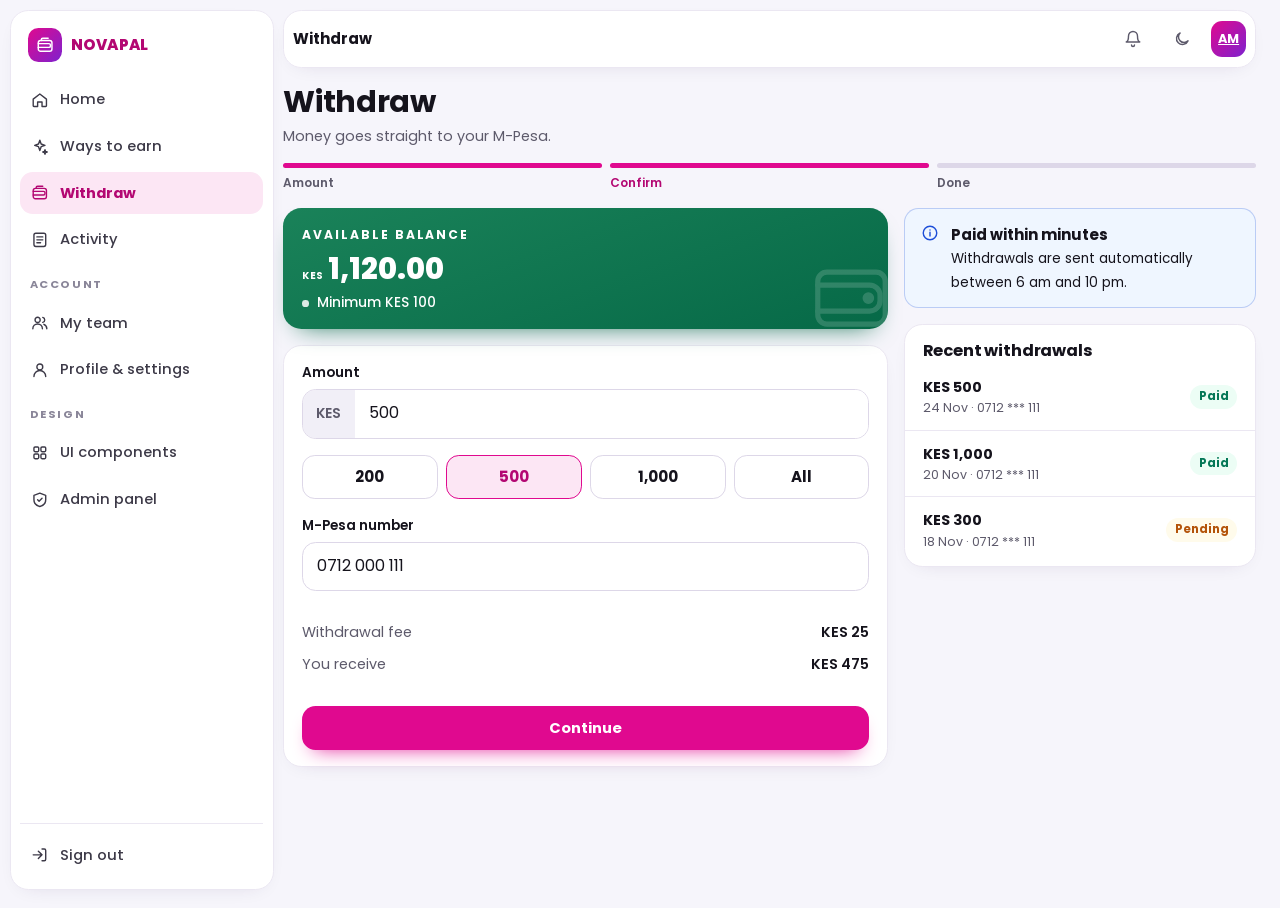
<file: assets/starter/withdraw.html>
<!DOCTYPE html>
<html lang="en" data-pattern="profiz" data-kind="solid" data-ghost="outline">
<head>
<meta charset="utf-8">
<meta name="viewport" content="width=device-width, initial-scale=1, viewport-fit=cover">
<meta name="theme-color" content="#f6f5fb" media="(prefers-color-scheme: light)">
<meta name="theme-color" content="#0f0d16" media="(prefers-color-scheme: dark)">
<script src="sr-boot.js"></script>
<link rel="preconnect" href="https://fonts.googleapis.com"><link rel="preconnect" href="https://fonts.gstatic.com" crossorigin>
<link href="https://fonts.googleapis.com/css2?family=Poppins:wght@400;500;600;700;800&display=swap" rel="stylesheet">
<link rel="stylesheet" href="sunrise.css">
<script src="sunrise.js" defer></script>
<title>Withdraw — Sunrise starter</title>
<meta name="description" content="Withdraw your balance to M-Pesa.">
</head>
<body class="sr-app" data-page="withdraw" data-title="Withdraw">
<div class="sr-main">
<main class="sr-page">

  <div class="sr-pagehead"><div><h1>Withdraw</h1><p>Money goes straight to your M-Pesa.</p></div></div>
  <ol class="sr-steps" aria-label="Steps"><li class="is-done">Amount</li><li class="is-now">Confirm</li><li>Done</li></ol>
  <div class="sr-grid sr-lg-main-side">
    <section class="sr-stack">
      <article class="sr-balance pz-c"><p class="pz-label">Available balance</p><p class="pz-value"><small>KES</small>1,120.00</p><p class="pz-hint">Minimum KES 100</p></article>
      <form class="sr-card sr-stack" onsubmit="event.preventDefault();SR.sheet('confirm',true)">
        <div class="sr-field"><label class="sr-label" for="amt">Amount</label>
          <div class="sr-inputgroup"><span class="sr-inputgroup__addon">KES</span><input class="sr-input" id="amt" name="amount" inputmode="numeric" value="500" required></div></div>
        <div class="sr-presets" data-target="amt" role="group" aria-label="Quick amounts">
          <button type="button" data-amount="200">200</button><button type="button" data-amount="500" aria-pressed="true">500</button><button type="button" data-amount="1000">1,000</button><button type="button" data-amount="1120">All</button></div>
        <div class="sr-field"><label class="sr-label" for="mp">M-Pesa number</label><input class="sr-input" id="mp" value="0712 000 111" inputmode="tel" autocomplete="tel"></div>
        <dl class="sr-kv"><dt>Withdrawal fee</dt><dd>KES 25</dd><dt>You receive</dt><dd>KES 475</dd></dl>
        <button class="sr-btn sr-btn--block" type="submit">Continue</button>
      </form>
    </section>
    <aside class="sr-stack">
      <div class="sr-alert"><span><svg class="sr-ic" aria-hidden="true"><use href="#i-info"/></svg></span><div><b>Paid within minutes</b><span class="sr-small">Withdrawals are sent automatically between 6 am and 10 pm.</span></div></div>
      <div class="sr-card sr-card--flush"><div class="sr-card__head" style="padding:1rem 1.1rem 0;margin:0"><h3>Recent withdrawals</h3></div><ul class="sr-list">
        <li class="sr-row"><div class="sr-row__main"><b>KES 500</b><span class="sr-row__sub">24 Nov · 0712 *** 111</span></div><span class="sr-badge sr-badge--ok">Paid</span></li>
        <li class="sr-row"><div class="sr-row__main"><b>KES 1,000</b><span class="sr-row__sub">20 Nov · 0712 *** 111</span></div><span class="sr-badge sr-badge--ok">Paid</span></li>
        <li class="sr-row"><div class="sr-row__main"><b>KES 300</b><span class="sr-row__sub">18 Nov · 0712 *** 111</span></div><span class="sr-badge sr-badge--warn">Pending</span></li></ul></div>
    </aside>
  </div>
  <div class="sr-sheet" id="confirm" role="dialog" aria-modal="true" aria-labelledby="ct" aria-hidden="true"><div class="sr-sheet__panel sr-stack">
    <div class="sr-sheet__grip"></div><h2 id="ct">Confirm withdrawal</h2>
    <dl class="sr-kv"><dt>Amount</dt><dd>KES 500</dd><dt>Fee</dt><dd>KES 25</dd><dt>To</dt><dd>0712 000 111</dd><dt>You receive</dt><dd>KES 475</dd></dl>
    <div class="sr-grid sr-md-2"><button class="sr-btn sr-btn--ghost" type="button" data-sheet-close>Cancel</button><button class="sr-btn" type="button" data-sheet-close data-toast="Withdrawal sent to M-Pesa">Withdraw KES 500</button></div>
  </div></div>
</main>
</div>
</body>
</html>
</file>
<file: assets/starter/sunrise.css>
/* =============================================================================
   Sunrise UI — shared stylesheet for every starter page
   Sections: 1 tokens · 2 patterns · 3 base · 4 app shell (responsive) · 5 dashboard cards
             6 components · 7 page blocks · 8 auth · 9 admin · 10 utilities · 11 breakpoints
   Breakpoints (mobile first):  sm ≥480 · md ≥768 · lg ≥1024 (side rail) · xl ≥1280
   ============================================================================= */

/* 1 ── Tokens ─────────────────────────────────────────────────────────────── */
:root{color-scheme:light;--paper:#f6f5fb;--surface:#fff;--surface-2:#fbfaff;--sunken:#f1eff7;--line:#ebe7f2;--line-strong:#ddd7e8;
 --heading:#15131c;--text:#3d3a48;--muted:#5d5a6b;--faint:#8a8699;--brand:#e0098f;--brand-2:#7e22ce;
 --brand-fg:color-mix(in srgb,var(--brand) 80%,#000);--brand-soft:color-mix(in srgb,var(--brand) 10%,var(--surface));
 --success:#047857;--success-soft:#ecfdf5;--warning:#b45309;--warning-soft:#fffbeb;--danger:#be123c;--danger-soft:#fff1f2;--info:#1d4ed8;--info-soft:#eff6ff;
 --r-sm:.6rem;--r-md:.9rem;--r-xl:1.15rem;--r-pill:999px;--sh-sm:0 6px 22px -14px #2b1a4a33;--sh-lg:0 24px 60px -24px #2b1a4a59;
 --font:"Poppins","Inter",system-ui,-apple-system,"Segoe UI",sans-serif;--ease:cubic-bezier(.22,1,.36,1);
 --rail-w:15.5rem;--gap:.85rem;--pad:clamp(.9rem,3.5vw,1.5rem);--content:1180px;
 --fs-h1:clamp(1.35rem,1.1rem + 1.2vw,1.9rem);--fs-h2:clamp(1.12rem,1rem + .6vw,1.4rem)}
.dark{color-scheme:dark;--paper:#0f0d16;--surface:#1a1724;--surface-2:#211d2e;--sunken:#14121c;--line:#2c2740;--line-strong:#3a3452;
 --heading:#f5f3fa;--text:#d6d2e2;--muted:#aaa4bd;--faint:#7f7994;--brand-fg:color-mix(in srgb,var(--brand) 55%,#fff);
 --brand-soft:color-mix(in srgb,var(--brand) 16%,var(--surface));
 --success:#34d399;--success-soft:#06281f;--warning:#fbbf24;--warning-soft:#2a1d05;--danger:#fb7185;--danger-soft:#2c0b14;--info:#93c5fd;--info-soft:#0c1a36;
 --sh-sm:0 8px 26px -16px #000b;--sh-lg:0 30px 70px -26px #000d}

/* 2 ── Colour patterns (scripts/patterns.py --css) ────────────────────────── */
[data-pattern="profiz"]{--c1a:#1a8259;--c1b:#066947;--c2a:#3466ec;--c2b:#1e4fd6;--c3a:#e3264f;--c3b:#b3123c;--c4a:#8a3cf0;--c4b:#5b21b6}
[data-pattern="tropic"]{--c1a:#0b8378;--c1b:#0a6b62;--c2a:#cc4a08;--c2b:#a83c07;--c3a:#c81e6c;--c3b:#9d1754;--c4a:#4f46e5;--c4b:#3730a3}
[data-pattern="jewel"]{--c1a:#047857;--c1b:#053d2e;--c2a:#1d4ed8;--c2b:#172a6b;--c3a:#be123c;--c3b:#6f0d26;--c4a:#7e22ce;--c4b:#4a136f;--edge:#f5c45166}
[data-pattern="pastel"]{--c1a:#d1fae5;--c1b:#a7f3d0;--c1d:#047857;--c2a:#dbeafe;--c2b:#bfdbfe;--c2d:#1d4ed8;--c3a:#ffe4e6;--c3b:#fecdd3;--c3d:#be123c;--c4a:#ede9fe;--c4b:#ddd6fe;--c4d:#6d28d9;--card-text:#16121f}
[data-pattern="sunset"]{--c1a:#c2410c;--c1b:#9a3412;--c2a:#e11d48;--c2b:#9f1239;--c3a:#be185d;--c3b:#831843;--c4a:#86198f;--c4b:#581c87}
[data-pattern="neon"]{--c1a:#22d3ee;--c1b:#0e7490;--c2a:#a78bfa;--c2b:#6d28d9;--c3a:#fbbf24;--c3b:#b45309;--c4a:#4ade80;--c4b:#15803d}

/* 3 ── Base ───────────────────────────────────────────────────────────────── */
*,*::before,*::after{box-sizing:border-box}html{-webkit-text-size-adjust:100%;scroll-padding-top:5rem}
body{margin:0;background:var(--paper);color:var(--text);font:400 15px/1.55 var(--font);min-height:100dvh}
h1,h2,h3,h4{color:var(--heading);margin:0;letter-spacing:-.01em;line-height:1.2}h1{font-size:var(--fs-h1)}h2{font-size:var(--fs-h2)}h3{font-size:1.02rem}
p{margin:0}a{color:var(--brand-fg)}img{max-width:100%;height:auto;display:block}
button,input,select,textarea{font:inherit;color:inherit}button{cursor:pointer}
:focus-visible{outline:2.5px solid var(--brand);outline-offset:2px;border-radius:.4rem}
.sr-ic{width:1.2em;height:1.2em;fill:none;stroke:currentColor;stroke-width:1.9;stroke-linecap:round;stroke-linejoin:round;flex:none}
.sr-only{position:absolute!important;width:1px;height:1px;overflow:hidden;clip:rect(0 0 0 0);white-space:nowrap}
.sr-muted{color:var(--muted)}.sr-small{font-size:.84rem}

/* 4 ── App shell ──────────────────────────────────────────────────────────── */
/* mobile: sticky top bar + floating tab bar; rail is an off-canvas drawer.
   lg (≥1024): rail is a fixed floating sidebar, tab bar and burger hidden. */
.sr-main{min-width:0;padding-bottom:calc(6.5rem + env(safe-area-inset-bottom))}
.sr-page{width:100%;max-width:var(--content);margin:0 auto;padding:.75rem var(--pad) 1rem;display:grid;grid-template-columns:minmax(0,1fr);gap:var(--gap)}
.sr-topbar{position:sticky;top:.5rem;z-index:40;margin:.5rem var(--pad) 0;display:flex;align-items:center;gap:.5rem;background:color-mix(in srgb,var(--surface) 92%,transparent);
 backdrop-filter:blur(12px);-webkit-backdrop-filter:blur(12px);border:1px solid var(--line);border-radius:var(--r-xl);padding:.45rem .55rem;box-shadow:var(--sh-sm)}
.sr-topbar__title{flex:1;min-width:0;font-weight:700;color:var(--heading);white-space:nowrap;overflow:hidden;text-overflow:ellipsis}
.sr-logo{width:2.1rem;height:2.1rem;border-radius:.65rem;display:grid;place-items:center;color:#fff;background:linear-gradient(135deg,var(--brand),var(--brand-2));flex:none}
.sr-brand{font-weight:800;color:var(--brand-fg);letter-spacing:.02em;font-size:.95rem;text-decoration:none;display:flex;align-items:center;gap:.55rem;min-width:0}
.sr-iconbtn{width:2.6rem;height:2.6rem;border-radius:.75rem;border:0;background:transparent;display:grid;place-items:center;color:var(--muted);flex:none}
.sr-iconbtn:hover{background:var(--sunken);color:var(--heading)}
.sr-avatar{width:2.2rem;height:2.2rem;border-radius:.7rem;display:grid;place-items:center;font-weight:700;font-size:.8rem;color:#fff;background:linear-gradient(135deg,var(--brand),var(--brand-2));flex:none}
/* animated burger */
.ds-burger{width:2.6rem;height:2.6rem;border:0;border-radius:.75rem;background:var(--brand-soft);display:flex;flex-direction:column;align-items:center;justify-content:center;gap:.28rem;flex:none}
.ds-burger span{display:block;width:1.15rem;height:2px;border-radius:2px;background:var(--brand-fg);transition:transform .3s var(--ease),opacity .2s}
.sr-drawer-open .ds-burger span:nth-child(1){transform:translateY(calc(.28rem + 2px)) rotate(45deg)}
.sr-drawer-open .ds-burger span:nth-child(2){opacity:0}
.sr-drawer-open .ds-burger span:nth-child(3){transform:translateY(calc(-.28rem - 2px)) rotate(-45deg)}
/* rail / drawer */
.sr-rail{position:fixed;z-index:60;top:.6rem;bottom:.6rem;left:.6rem;width:min(var(--rail-w),82vw);display:flex;flex-direction:column;gap:.25rem;
 background:var(--surface);border:1px solid var(--line);border-radius:var(--r-xl);box-shadow:var(--sh-lg);padding:.8rem .6rem;overflow-y:auto;
 transform:translateX(-110%);transition:transform .35s var(--ease)}
.sr-drawer-open .sr-rail{transform:none}
.sr-scrim{position:fixed;inset:0;z-index:55;background:#0b081466;opacity:0;pointer-events:none;transition:opacity .3s}
.sr-drawer-open .sr-scrim{opacity:1;pointer-events:auto}
.sr-rail__brand{padding:.3rem .5rem .8rem}
.sr-rail__group{margin:.7rem .6rem .25rem;font-size:.7rem;font-weight:700;letter-spacing:.14em;text-transform:uppercase;color:var(--faint)}
.sr-navlink{display:flex;align-items:center;gap:.7rem;padding:.62rem .7rem;border-radius:.8rem;color:var(--text);text-decoration:none;font-weight:500;font-size:.92rem}
.sr-navlink:hover{background:var(--sunken);color:var(--heading)}
.sr-navlink[aria-current="page"]{background:var(--brand-soft);color:var(--brand-fg);font-weight:700}
.sr-navlink .sr-badge{margin-left:auto}
.sr-rail__foot{margin-top:auto;padding-top:.6rem;border-top:1px solid var(--line)}
/* tab bar */
.sr-tabbar{position:fixed;left:50%;bottom:max(.6rem,env(safe-area-inset-bottom));transform:translateX(-50%);width:min(560px,calc(100% - 1.2rem));z-index:50;
 display:grid;grid-template-columns:repeat(5,1fr);background:var(--surface);border:1px solid var(--line);border-radius:var(--r-xl);padding:.4rem .3rem;
 box-shadow:0 -6px 24px -18px #2b1a4a66,0 18px 40px -20px #0005}
.sr-tab{display:grid;justify-items:center;gap:.15rem;text-decoration:none;color:var(--muted);font-size:.72rem;font-weight:500;padding:.2rem 0;min-width:0}
.sr-tab__icon{width:2.4rem;height:1.9rem;border-radius:.7rem;display:grid;place-items:center}
.sr-tab[aria-current="page"]{color:var(--brand-fg);font-weight:700}.sr-tab[aria-current="page"] .sr-tab__icon{background:color-mix(in srgb,var(--brand) 14%,transparent)}
.sr-tab--cta{color:var(--heading);font-weight:700}
.sr-tab--cta .sr-tab__icon{width:3.3rem;height:3.3rem;border-radius:1rem;margin-top:-1.6rem;color:#fff;background:linear-gradient(140deg,var(--brand),var(--brand-2));
 box-shadow:0 0 0 5px var(--surface),0 12px 22px -8px var(--brand)}
.sr-tab--cta[aria-current="page"] .sr-tab__icon{background:linear-gradient(140deg,var(--brand),var(--brand-2))}

/* 5 ── Dashboard colour cards ─────────────────────────────────────────────── */
.sr-greet{display:flex;align-items:center;gap:.8rem;background:var(--surface);border:1px solid var(--line);border-radius:var(--r-xl);padding:1rem 1.1rem;box-shadow:var(--sh-sm)}
.sr-greet .sr-avatar{border-radius:50%;width:2.4rem;height:2.4rem}
.sr-greet__hello{font-weight:700;color:var(--heading);font-size:1.02rem}.sr-greet__hello b{color:var(--brand-fg)}
.sr-balance{--a:var(--c1a);--b:var(--c1b);--d:var(--c1d,#fff);--g3d:url(i3d/wallet.webp);--gsvg:url(ghost/ghost-wallet.svg)}
.sr-stats{display:grid;gap:var(--gap)}
.sr-stats>.sr-stat:nth-child(1){--a:var(--c2a);--b:var(--c2b);--d:var(--c2d,#fff);--g3d:url(i3d/sparkle.webp);--gsvg:url(ghost/ghost-bolt.svg)}
.sr-stats>.sr-stat:nth-child(2){--a:var(--c3a);--b:var(--c3b);--d:var(--c3d,#fff);--g3d:url(i3d/coins.webp);--gsvg:url(ghost/ghost-out.svg)}
.sr-stats>.sr-stat:nth-child(3){--a:var(--c4a);--b:var(--c4b);--d:var(--c4d,#fff);--g3d:url(i3d/trophy.webp);--gsvg:url(ghost/ghost-trophy.svg)}
.sr-cycle>:nth-child(4n+1){--a:var(--c1a);--b:var(--c1b);--d:var(--c1d,#fff)}.sr-cycle>:nth-child(4n+2){--a:var(--c2a);--b:var(--c2b);--d:var(--c2d,#fff)}
.sr-cycle>:nth-child(4n+3){--a:var(--c3a);--b:var(--c3b);--d:var(--c3d,#fff)}.sr-cycle>:nth-child(4n+4){--a:var(--c4a);--b:var(--c4b);--d:var(--c4d,#fff)}
.pz-c{container-type:inline-size;position:relative;overflow:hidden;isolation:isolate;border-radius:var(--r-xl);color:#fff;padding:1.15rem 1.2rem 2.7rem;min-height:7.4rem;min-width:0;
 background:linear-gradient(160deg,var(--a),var(--b));box-shadow:0 0 0 1px var(--edge,transparent),0 12px 26px -16px var(--b)}
.pz-c>*{position:relative;z-index:1}
.pz-label{text-transform:uppercase;letter-spacing:.16em;font-size:.76rem;font-weight:700}
.pz-value{margin-top:.4rem;font-weight:800;font-size:clamp(1.5rem,1.3rem + 1vw,1.85rem);line-height:1.15;font-variant-numeric:tabular-nums;white-space:nowrap}
.pz-label,.pz-value{padding-right:2.9rem}
/* the card sizes its own text: narrow cards (desktop 3-across) shrink the amount instead of wrapping */
@container (max-width:15rem){.pz-value{font-size:clamp(1.05rem,10.5cqi,1.5rem)}.pz-label{font-size:.68rem;letter-spacing:.12em}}
@container (max-width:12.5rem){.pz-btn{display:none}.pz-label,.pz-value{padding-right:0}}
.pz-value small{font-size:.62rem;font-weight:700;margin-right:.3rem;letter-spacing:.04em}
.pz-hint{position:absolute;left:1.2rem;bottom:.95rem;padding-left:.9rem;font-size:.84rem;font-weight:500}
.pz-hint::before{content:"";position:absolute;left:0;top:50%;width:.42rem;height:.42rem;margin-top:-.21rem;border-radius:50%;background:currentColor;opacity:.85}
.pz-sub{margin-top:.1rem;font-size:.82rem}
.pz-btn{position:absolute;right:1.2rem;top:1.15rem;width:2.4rem;height:2.4rem;border-radius:.65rem;border:1.5px solid #ffffff73;background:#ffffff1f;display:grid;place-items:center;color:inherit}
.pz-btn .sr-ic{width:1.1rem;height:1.1rem}
.pz-c::after{content:"";position:absolute;z-index:0;pointer-events:none;right:-.3rem;bottom:-.5rem;width:5.2rem;height:5.2rem}
@media (min-width:1280px){.sr-stats .pz-c::after{width:4.2rem!important;height:4.2rem!important}}
[data-ghost="outline"] .pz-c::after,[data-ghost="gold"] .pz-c::after,[data-ghost="tint"] .pz-c::after,[data-ghost="neon"] .pz-c::after{-webkit-mask:var(--gsvg) center/contain no-repeat;mask:var(--gsvg) center/contain no-repeat}
[data-ghost="outline"] .pz-c::after{background:#fff;opacity:.16}
[data-ghost="gold"] .pz-c::after{background:#f5c451;opacity:.42}
[data-ghost="tint"] .pz-c::after{background:var(--d);opacity:.22}
[data-ghost="neon"] .pz-c::after{background:var(--a);opacity:.7;filter:drop-shadow(0 0 6px var(--a))}
[data-ghost="3d"] .pz-c::after{background:var(--g3d) center/contain no-repeat;width:5.6rem;height:5.6rem;right:-.7rem;bottom:-1.5rem;transform:rotate(-12deg);filter:drop-shadow(0 10px 14px #0006)}
[data-ghost="frost"] .pz-c::after{background:var(--g3d) center/contain no-repeat;width:7.4rem;height:7.4rem;right:-.7rem;bottom:-1.5rem;opacity:.38;filter:grayscale(1) brightness(2.2) blur(.5px);mix-blend-mode:screen}
.pz-c.no-ghost::after,.sr5-wcard.pz-c::after{display:none}
[data-kind="pastel"] .pz-c{color:var(--card-text);box-shadow:0 12px 26px -18px color-mix(in srgb,var(--d) 55%,transparent)}
[data-kind="pastel"] .pz-btn{background:#ffffff99;border-color:#16121f33}
.dark[data-kind="pastel"] .pz-c{color:#f6f4fb;background:linear-gradient(160deg,color-mix(in srgb,var(--d) 46%,#141120),color-mix(in srgb,var(--d) 24%,#141120));box-shadow:0 0 0 1px color-mix(in srgb,var(--b) 33%,transparent),0 14px 30px -18px #000}
.dark[data-kind="pastel"] .pz-btn{background:#ffffff1a;border-color:#ffffff59}
.dark[data-kind="pastel"] .pz-c::after{background:var(--b);opacity:.32}
[data-kind="glass"] .pz-c{background:radial-gradient(120% 100% at 100% 0%,color-mix(in srgb,var(--a) 20%,transparent),transparent 55%),linear-gradient(160deg,#111a33,#0a1022);
 box-shadow:0 0 0 1.5px color-mix(in srgb,var(--a) 60%,transparent),0 16px 34px -18px var(--a)}
[data-kind="glass"] .pz-label{color:#e8ecff}[data-kind="glass"] .pz-value{color:var(--a)}[data-kind="glass"] .pz-value small{color:#fff}
.sr5-wcard{padding:1rem 1.2rem 1.05rem;min-height:0}.sr5-wcard .pz-value{font-size:1.45rem;margin-top:.25rem}.sr5-wcard .pz-btn{top:1rem}
.sr-glyph{width:2.4rem;height:2.4rem;border-radius:.75rem;display:grid;place-items:center;color:#fff;background:linear-gradient(160deg,var(--a,var(--brand)),var(--b,var(--brand-2)));flex:none}
[data-kind="pastel"] .sr-glyph{background:linear-gradient(160deg,var(--d,var(--brand)),color-mix(in srgb,var(--d,var(--brand)) 70%,#000))}
[data-kind="glass"] .sr-glyph{background:linear-gradient(160deg,var(--b,var(--brand)),color-mix(in srgb,var(--b,var(--brand)) 60%,#000))}

/* 6 ── Components ─────────────────────────────────────────────────────────── */
/* card / panel */
.sr-card{background:var(--surface);border:1px solid var(--line);border-radius:var(--r-xl);box-shadow:var(--sh-sm);padding:1rem 1.1rem;min-width:0}
.sr-card--flush{padding:0;overflow:hidden}
.sr-card__head{display:flex;align-items:center;justify-content:space-between;gap:.75rem;margin-bottom:.8rem;flex-wrap:wrap}
/* section heading */
.sr-sec{display:flex;align-items:end;justify-content:space-between;gap:.75rem 1rem;margin-top:.7rem;flex-wrap:wrap}
.sr-eyebrow{font-size:.7rem;letter-spacing:.16em;text-transform:uppercase;font-weight:700;color:var(--brand-fg);margin-bottom:.15rem}
.sr-pill-link{display:inline-flex;align-items:center;gap:.35rem;padding:.45rem .85rem;border-radius:var(--r-pill);background:var(--brand-soft);color:var(--brand-fg);font-weight:600;font-size:.85rem;text-decoration:none;white-space:nowrap}
/* buttons */
.sr-btn{display:inline-flex;align-items:center;justify-content:center;gap:.5rem;min-height:2.75rem;border:1px solid transparent;border-radius:.85rem;padding:.6rem 1.1rem;
 font-weight:700;font-size:.92rem;text-decoration:none;background:var(--brand);color:#fff;box-shadow:0 10px 20px -12px var(--brand);transition:transform .15s var(--ease),filter .15s}
.sr-btn:hover{filter:brightness(1.05)}.sr-btn:active{transform:translateY(1px)}
.sr-btn--ghost{background:var(--surface);color:var(--heading);border-color:var(--line-strong);box-shadow:none}
.sr-btn--soft{background:var(--brand-soft);color:var(--brand-fg);box-shadow:none}
.sr-btn--danger{background:var(--danger);color:#fff;box-shadow:none}.dark .sr-btn--danger{color:#2c0b14}
.sr-btn--block{width:100%}.sr-btn--sm{min-height:2.2rem;padding:.35rem .8rem;font-size:.82rem;border-radius:.7rem}
.sr-btn[disabled]{background:var(--sunken);color:var(--muted);border-color:var(--line-strong);box-shadow:none;pointer-events:none}   /* readable, clearly inactive */
.sr-btn[aria-busy="true"]{pointer-events:none;cursor:progress}
.sr-btn[aria-busy="true"]::before{content:"";width:1rem;height:1rem;border-radius:50%;border:2px solid currentColor;border-right-color:transparent;animation:sr-spin .7s linear infinite}
@keyframes sr-spin{to{transform:rotate(360deg)}}
/* forms */
.sr-field{display:grid;gap:.35rem;min-width:0}
.sr-label{font-size:.85rem;font-weight:600;color:var(--heading)}
.sr-help{font-size:.78rem;color:var(--muted)}.sr-error{font-size:.8rem;color:var(--danger);font-weight:600}
.sr-input,.sr-select,.sr-textarea{width:100%;min-width:0;min-height:3rem;border:1.5px solid var(--line-strong);background:var(--surface);color:var(--heading);border-radius:.85rem;padding:.7rem .9rem;font-size:16px}
.sr-input::placeholder{color:var(--faint)}
.sr-input:focus,.sr-select:focus,.sr-textarea:focus{outline:none;border-color:var(--brand);box-shadow:0 0 0 4px color-mix(in srgb,var(--brand) 18%,transparent)}
.sr-field.is-invalid .sr-input{border-color:var(--danger)}
.sr-inputgroup{display:flex;align-items:stretch;border:1.5px solid var(--line-strong);border-radius:.85rem;background:var(--surface);overflow:hidden}
.sr-inputgroup:focus-within{border-color:var(--brand);box-shadow:0 0 0 4px color-mix(in srgb,var(--brand) 18%,transparent)}
.sr-inputgroup .sr-input{border:0;box-shadow:none;border-radius:0}
.sr-inputgroup__addon{display:grid;place-items:center;padding:0 .85rem;background:var(--sunken);color:var(--muted);font-weight:600;font-size:.88rem;white-space:nowrap}
.sr-inputgroup button.sr-inputgroup__addon{border:0;cursor:pointer}
.sr-check{display:flex;gap:.6rem;align-items:flex-start;font-size:.88rem}.sr-check input{width:1.15rem;height:1.15rem;margin-top:.15rem;accent-color:var(--brand)}
/* switch */
.sr-switch{position:relative;display:inline-flex;align-items:center;gap:.7rem;cursor:pointer}
.sr-switch input{position:absolute;opacity:0;width:1px;height:1px}
.sr-switch__track{width:2.9rem;height:1.65rem;border-radius:999px;background:var(--line-strong);position:relative;transition:background .2s;flex:none}
.sr-switch__track::after{content:"";position:absolute;top:.2rem;left:.2rem;width:1.25rem;height:1.25rem;border-radius:50%;background:#fff;box-shadow:0 1px 3px #0004;transition:transform .25s var(--ease)}
.sr-switch input:checked+.sr-switch__track{background:var(--brand)}.sr-switch input:checked+.sr-switch__track::after{transform:translateX(1.25rem)}
.sr-switch input:focus-visible+.sr-switch__track{outline:2.5px solid var(--brand);outline-offset:2px}
/* segmented control / chips */
.sr-seg{display:inline-flex;padding:.25rem;gap:.2rem;background:var(--sunken);border-radius:.9rem;max-width:100%;overflow-x:auto}
.sr-seg button{border:0;background:transparent;border-radius:.7rem;padding:.45rem .9rem;font-weight:600;font-size:.85rem;color:var(--muted);white-space:nowrap}
.sr-seg button[aria-pressed="true"]{background:var(--surface);color:var(--heading);box-shadow:var(--sh-sm)}
.sr-chips{display:flex;gap:.45rem;overflow-x:auto;padding-bottom:.15rem;scrollbar-width:none}.sr-chips::-webkit-scrollbar{display:none}
.sr-chip{border:1px solid var(--line-strong);background:var(--surface);border-radius:999px;padding:.4rem .85rem;font-size:.82rem;font-weight:600;color:var(--text);white-space:nowrap}
.sr-chip[aria-pressed="true"]{background:var(--heading);color:var(--surface);border-color:var(--heading)}
/* amount presets */
.sr-presets{display:grid;grid-template-columns:repeat(4,minmax(0,1fr));gap:.5rem}
.sr-presets button{border:1.5px solid var(--line-strong);background:var(--surface);border-radius:.8rem;padding:.6rem 0;font-weight:700;color:var(--heading)}
.sr-presets button[aria-pressed="true"]{border-color:var(--brand);background:var(--brand-soft);color:var(--brand-fg)}
/* badges / status */
.sr-badge{display:inline-flex;align-items:center;gap:.3rem;padding:.18rem .55rem;border-radius:999px;font-size:.72rem;font-weight:700;background:var(--sunken);color:var(--muted);white-space:nowrap}
.sr-badge--ok{background:var(--success-soft);color:var(--success)}.sr-badge--warn{background:var(--warning-soft);color:var(--warning)}
.sr-badge--bad{background:var(--danger-soft);color:var(--danger)}.sr-badge--info{background:var(--info-soft);color:var(--info)}
.sr-badge--brand{background:var(--brand-soft);color:var(--brand-fg)}
/* alerts */
.sr-alert{display:flex;gap:.75rem;align-items:flex-start;padding:.85rem 1rem;border-radius:var(--r-md);background:var(--info-soft);color:var(--heading);border:1px solid color-mix(in srgb,var(--info) 25%,transparent)}
.sr-alert .sr-ic{color:var(--info);margin-top:.1rem}.sr-alert b{display:block}
.sr-alert--ok{background:var(--success-soft);border-color:color-mix(in srgb,var(--success) 25%,transparent)}.sr-alert--ok .sr-ic{color:var(--success)}
.sr-alert--warn{background:var(--warning-soft);border-color:color-mix(in srgb,var(--warning) 25%,transparent)}.sr-alert--warn .sr-ic{color:var(--warning)}
.sr-alert--bad{background:var(--danger-soft);border-color:color-mix(in srgb,var(--danger) 25%,transparent)}.sr-alert--bad .sr-ic{color:var(--danger)}
/* list rows */
.sr-list{margin:0;padding:.2rem 0;list-style:none}
.sr-row{display:flex;align-items:center;gap:.75rem;padding:.75rem 1.1rem;min-width:0}.sr-row+.sr-row{border-top:1px solid var(--line)}
.sr-row__main{flex:1;min-width:0}.sr-row__main b{display:block;color:var(--heading);font-size:.9rem;white-space:nowrap;overflow:hidden;text-overflow:ellipsis}
.sr-row__sub{font-size:.78rem;color:var(--muted);display:block;white-space:nowrap;overflow:hidden;text-overflow:ellipsis}
.sr-amt{font-weight:700;color:var(--heading);white-space:nowrap;font-variant-numeric:tabular-nums}.sr-amt--in{color:var(--success)}
/* responsive table: real table ≥768, stacked cards below */
.sr-table{width:100%;border-collapse:collapse;font-size:.9rem}
.sr-table th{text-align:left;font-size:.72rem;letter-spacing:.1em;text-transform:uppercase;color:var(--muted);font-weight:700;padding:.7rem 1rem;border-bottom:1px solid var(--line);white-space:nowrap}
.sr-table td{padding:.8rem 1rem;border-bottom:1px solid var(--line);color:var(--text);vertical-align:middle}
.sr-table tr:last-child td{border-bottom:0}.sr-table td.num,.sr-table th.num{text-align:right;font-variant-numeric:tabular-nums}
@media (max-width:767.98px){
 .sr-table--stack thead{display:none}
 .sr-table--stack,.sr-table--stack tbody,.sr-table--stack tr,.sr-table--stack td{display:block;width:100%}
 .sr-table--stack tr{padding:.7rem 1rem;border-bottom:1px solid var(--line)}.sr-table--stack tr:last-child{border-bottom:0}
 .sr-table--stack td{display:flex;justify-content:space-between;gap:1rem;padding:.25rem 0;border:0;text-align:right}
 .sr-table--stack td::before{content:attr(data-label);color:var(--muted);font-size:.8rem;font-weight:600;text-align:left}
 .sr-table--stack td.num{text-align:right}
 .sr-table--stack tr{display:flex;flex-direction:column}
 .sr-table--stack td.sr-td-main{order:-1;display:block;text-align:left;padding-bottom:.4rem}
 .sr-table--stack td.sr-td-main::before{display:none}}
.sr-scroll-x{overflow-x:auto;-webkit-overflow-scrolling:touch}
/* tabs */
.sr-tabs{display:flex;gap:.25rem;border-bottom:1px solid var(--line);overflow-x:auto;scrollbar-width:none}
.sr-tabs a,.sr-tabs button{border:0;background:none;padding:.7rem .9rem;font-weight:600;color:var(--muted);text-decoration:none;white-space:nowrap;border-bottom:2.5px solid transparent;margin-bottom:-1px}
.sr-tabs [aria-selected="true"],.sr-tabs [aria-current="page"]{color:var(--brand-fg);border-bottom-color:var(--brand)}
/* progress / steps */
.sr-progress{height:.5rem;border-radius:999px;background:var(--sunken);overflow:hidden}.sr-progress>span{display:block;height:100%;border-radius:inherit;background:linear-gradient(90deg,var(--brand),var(--brand-2))}
.sr-steps{display:flex;gap:.5rem;list-style:none;margin:0;padding:0;counter-reset:s}
.sr-steps li{flex:1;display:grid;gap:.35rem;font-size:.75rem;color:var(--muted);font-weight:600;counter-increment:s;min-width:0}
.sr-steps li::before{content:"";height:.3rem;border-radius:999px;background:var(--line-strong)}
.sr-steps li.is-done::before,.sr-steps li.is-now::before{background:var(--brand)}.sr-steps li.is-now{color:var(--brand-fg)}
/* empty state / skeleton */
.sr-empty{display:grid;justify-items:center;text-align:center;gap:.5rem;padding:2rem 1rem;color:var(--muted)}
.sr-empty img{width:5rem;height:5rem}.sr-empty b{color:var(--heading);font-size:1rem}
.sr-skel{border-radius:.5rem;background:linear-gradient(90deg,var(--sunken) 25%,var(--surface-2) 50%,var(--sunken) 75%);background-size:300% 100%;animation:sr-shimmer 1.4s infinite;min-height:.9rem}
@keyframes sr-shimmer{from{background-position:100% 0}to{background-position:0 0}}
/* copy box */
.sr-copy{display:flex;gap:.5rem;align-items:center;background:var(--sunken);border:1px dashed var(--line-strong);border-radius:.85rem;padding:.4rem .4rem .4rem .8rem;min-width:0}
.sr-copy code{flex:1;min-width:0;overflow:hidden;text-overflow:ellipsis;white-space:nowrap;font-size:.82rem;color:var(--heading)}
/* bottom sheet / modal: sheet on phones, centred dialog ≥768 */
.sr-sheet{position:fixed;inset:0;z-index:80;display:grid;align-items:end;justify-items:center;background:#0b081480;opacity:0;pointer-events:none;transition:opacity .25s}
.sr-sheet.is-open{opacity:1;pointer-events:auto}
.sr-sheet__panel{width:100%;max-width:520px;max-height:88dvh;overflow:auto;background:var(--surface);border-radius:1.4rem 1.4rem 0 0;padding:.6rem 1.2rem calc(1.2rem + env(safe-area-inset-bottom));
 box-shadow:var(--sh-lg);transform:translateY(100%);transition:transform .35s var(--ease)}
.sr-sheet.is-open .sr-sheet__panel{transform:none}
.sr-sheet__grip{width:2.6rem;height:.3rem;border-radius:999px;background:var(--line-strong);margin:.2rem auto .9rem}
/* toast */
.sr-toasts{position:fixed;z-index:90;left:50%;transform:translateX(-50%);bottom:calc(6.2rem + env(safe-area-inset-bottom));display:grid;gap:.5rem;width:min(420px,calc(100% - 2rem))}
.sr-toast{display:flex;gap:.6rem;align-items:center;background:var(--heading);color:var(--surface);border-radius:.9rem;padding:.75rem 1rem;box-shadow:var(--sh-lg);font-weight:600;font-size:.88rem;animation:sr-up .35s var(--ease)}
@keyframes sr-up{from{transform:translateY(12px);opacity:0}}
/* accordion */
.sr-acc details{border-top:1px solid var(--line)}.sr-acc details:first-child{border-top:0}
.sr-acc summary{list-style:none;cursor:pointer;display:flex;justify-content:space-between;gap:1rem;padding:.9rem 1.1rem;font-weight:600;color:var(--heading)}
.sr-acc summary::-webkit-details-marker{display:none}.sr-acc summary::after{content:"+";color:var(--muted);font-weight:700}
.sr-acc details[open] summary::after{content:"−"}.sr-acc details>div{padding:0 1.1rem 1rem;color:var(--muted);font-size:.9rem}

/* 7 ── Page blocks ────────────────────────────────────────────────────────── */
.sr-pagehead{display:flex;align-items:flex-end;justify-content:space-between;gap:.75rem 1rem;flex-wrap:wrap;margin-top:.4rem}
.sr-pagehead p{color:var(--muted);margin-top:.25rem;font-size:.9rem}
.sr-tiles{display:grid;grid-template-columns:repeat(2,minmax(0,1fr));gap:.75rem}
.sr-tile{background:var(--surface);border:1px solid var(--line);border-radius:var(--r-xl);padding:.95rem;display:grid;gap:.5rem;text-decoration:none;color:var(--text);box-shadow:var(--sh-sm);min-width:0;
 transition:transform .2s var(--ease),box-shadow .2s}
.sr-tile:hover{transform:translateY(-2px);box-shadow:0 18px 36px -22px #2b1a4a59}
.sr-tile b{color:var(--heading);font-size:.95rem}.sr-tile span:not(.sr-glyph):not(.sr-badge){font-size:.8rem;color:var(--muted)}
.sr5-share{display:flex;flex-wrap:wrap;gap:.5rem}
.sr5-share a{display:inline-flex;align-items:center;gap:.35rem;padding:.45rem .8rem;border-radius:999px;border:1px solid var(--line-strong);text-decoration:none;color:var(--heading);font-size:.82rem;font-weight:600}
/* task card with photo */
.sr-task{display:grid;grid-template-columns:minmax(0,1fr);background:var(--surface);border:1px solid var(--line);border-radius:var(--r-xl);overflow:hidden;box-shadow:var(--sh-sm);min-width:0}
.sr-task__img{aspect-ratio:16/10;background:var(--sunken);position:relative;overflow:hidden}
.sr-task__img img{width:100%;height:100%;object-fit:cover}
.sr-task__img .sr-badge{position:absolute;left:.7rem;top:.7rem;background:#000000a6;color:#fff;backdrop-filter:blur(6px)}
.sr-task__body{padding:.9rem 1rem 1rem;display:grid;gap:.45rem}
.sr-task__meta{display:flex;align-items:center;justify-content:space-between;gap:.5rem;flex-wrap:wrap}
.sr-stars{color:#b45309;letter-spacing:.1em;font-size:.85rem}.dark .sr-stars{color:#fbbf24}
/* profile header */
.sr-profilehead{display:flex;align-items:center;gap:1rem;flex-wrap:wrap}
.sr-profilehead .sr-avatar{width:4rem;height:4rem;border-radius:1.2rem;font-size:1.3rem}
.sr-kv{display:grid;grid-template-columns:minmax(0,1fr) auto;gap:.6rem 1rem;font-size:.9rem}.sr-kv dt{color:var(--muted)}.sr-kv dd{margin:0;color:var(--heading);font-weight:600;text-align:right}

/* 8 ── Auth (login / register) ────────────────────────────────────────────── */
.sr-auth{min-height:100dvh;display:grid;grid-template-columns:minmax(0,1fr)}
.sr-auth__aside{display:none}
.sr-auth__main{display:grid;align-content:center;justify-items:center;padding:1.2rem var(--pad) 2rem}
.sr-auth__card{width:100%;max-width:26rem;display:grid;gap:1rem}
.sr-auth__brand{display:flex;align-items:center;gap:.6rem;justify-content:center;margin-bottom:.3rem}
.sr-auth__card h1{text-align:center}.sr-auth__card .sr-lead{text-align:center;color:var(--muted);margin-top:-.4rem;font-size:.92rem}
.sr-auth form{display:grid;gap:.9rem}

/* 9 ── Admin ──────────────────────────────────────────────────────────────── */
.sr-kpis{display:grid;grid-template-columns:repeat(2,minmax(0,1fr));gap:.75rem}
.sr-kpi{background:var(--surface);border:1px solid var(--line);border-radius:var(--r-xl);padding:.9rem 1rem;box-shadow:var(--sh-sm);display:grid;gap:.2rem;min-width:0}
.sr-kpi span{font-size:.78rem;color:var(--muted);font-weight:600}.sr-kpi b{font-size:1.35rem;color:var(--heading);font-variant-numeric:tabular-nums}
.sr-kpi small{font-size:.75rem;font-weight:700;color:var(--success)}
.sr-setting{display:flex;align-items:center;justify-content:space-between;gap:1rem;padding:.85rem 0;border-top:1px solid var(--line)}.sr-setting:first-child{border-top:0;padding-top:0}
.sr-setting>div{min-width:0}.sr-setting b{display:block;color:var(--heading);font-size:.92rem}.sr-setting p{font-size:.8rem;color:var(--muted)}
.sr-savebar{position:sticky;bottom:calc(5.6rem + env(safe-area-inset-bottom));z-index:30;display:flex;align-items:center;justify-content:space-between;gap:.75rem;
 background:color-mix(in srgb,var(--surface) 94%,transparent);backdrop-filter:blur(10px);border:1px solid var(--line);border-radius:var(--r-xl);padding:.6rem .6rem .6rem 1rem;box-shadow:var(--sh-lg)}
.sr-savebar p{font-size:.85rem;color:var(--muted)}

/* 10 ── Layout utilities ──────────────────────────────────────────────────── */
.sr-grid{display:grid;gap:var(--gap);grid-template-columns:minmax(0,1fr)}
.sr-auto{display:grid;gap:var(--gap);grid-template-columns:repeat(auto-fill,minmax(min(100%,var(--min,15rem)),1fr))}
.sr-stack{display:grid;gap:var(--gap);align-content:start;min-width:0;grid-template-columns:minmax(0,1fr)}
.sr-grid>*,.sr-stack>*,.sr-auto>*{min-width:0}
.sr-bleed{margin-inline:-1.1rem}   /* list / table that runs edge to edge inside a padded .sr-card */
.sr-row-wrap{display:flex;flex-wrap:wrap;gap:.6rem;align-items:center}
.sr-hide-lg{}.sr-show-lg{display:none!important}

/* 11 ── Breakpoints ───────────────────────────────────────────────────────── */
@media (min-width:480px){
 .sr-tiles{grid-template-columns:repeat(2,minmax(0,1fr))}}
@media (min-width:768px){
 :root{--gap:1rem}
 .sr-stats{grid-template-columns:repeat(3,minmax(0,1fr))}
 .sr-wallets{display:grid;grid-template-columns:repeat(2,minmax(0,1fr));gap:var(--gap)}
 .sr-tiles{grid-template-columns:repeat(4,minmax(0,1fr))}
 .sr-kpis{grid-template-columns:repeat(4,minmax(0,1fr))}
 .sr-md-2{grid-template-columns:repeat(2,minmax(0,1fr))}
 .sr-md-3{grid-template-columns:repeat(3,minmax(0,1fr))}
 .sr-sheet{align-items:center}.sr-sheet__panel{border-radius:1.4rem;transform:translateY(16px) scale(.98);opacity:0;transition:transform .3s var(--ease),opacity .25s}
 .sr-sheet.is-open .sr-sheet__panel{transform:none;opacity:1}.sr-sheet__grip{display:none}
 .sr-auth{grid-template-columns:minmax(0,1fr) minmax(0,1fr)}
 .sr-auth__aside{display:grid;align-content:end;gap:.8rem;margin:1rem;border-radius:1.6rem;padding:2.2rem;color:#fff;position:relative;overflow:hidden;
  background:radial-gradient(120% 80% at 100% 0%,#ffffff2e,transparent 60%),linear-gradient(150deg,var(--brand),var(--brand-2))}
 .sr-auth__aside h2{color:#fff;font-size:clamp(1.5rem,1rem + 1.4vw,2.2rem)}.sr-auth__aside p{opacity:.95;max-width:30rem}
 .sr-auth__aside img{position:absolute;right:1.5rem;top:1.5rem;width:min(42%,15rem);filter:drop-shadow(0 20px 30px #0005)}}
@media (min-width:1024px){
 .sr-app{padding-left:calc(var(--rail-w) + 1.2rem)}
 .sr-rail{transform:none;width:var(--rail-w);box-shadow:var(--sh-sm)}
 .sr-scrim,.ds-burger,.sr-tabbar,.sr-hide-lg{display:none!important}
 .sr-show-lg{display:revert!important}
 .sr-main{padding-bottom:2rem}
 .sr-topbar{top:.6rem;margin-left:0}
 .sr-page{padding-left:0}
 .sr-savebar{bottom:1rem}
 .sr-toasts{bottom:1.5rem;left:auto;right:1.5rem;transform:none}
 .sr-lg-2{grid-template-columns:repeat(2,minmax(0,1fr))}
 .sr-lg-3{grid-template-columns:repeat(3,minmax(0,1fr))}
 .sr-lg-main-side{grid-template-columns:minmax(0,1fr) minmax(18rem,22rem);align-items:start}
 .sr-wallets{grid-template-columns:repeat(3,minmax(0,1fr))}
 .sr-auth__aside{margin:1.2rem}}
@media (min-width:1280px){
 :root{--rail-w:16.5rem}
 .sr-dash-top{grid-template-columns:minmax(0,1.15fr) minmax(0,2fr);align-items:stretch}
 .sr-dash-top .sr-balance{min-height:100%}
 .sr-xl-4{grid-template-columns:repeat(4,minmax(0,1fr))}}
@media (hover:none){.sr-tile:hover{transform:none}}
@media (prefers-reduced-motion:reduce){*,*::before,*::after{animation:none!important;transition:none!important}}
@media print{.sr-rail,.sr-tabbar,.sr-topbar,.sr-savebar{display:none!important}.sr-app{padding:0}body{background:#fff}}
</file>
